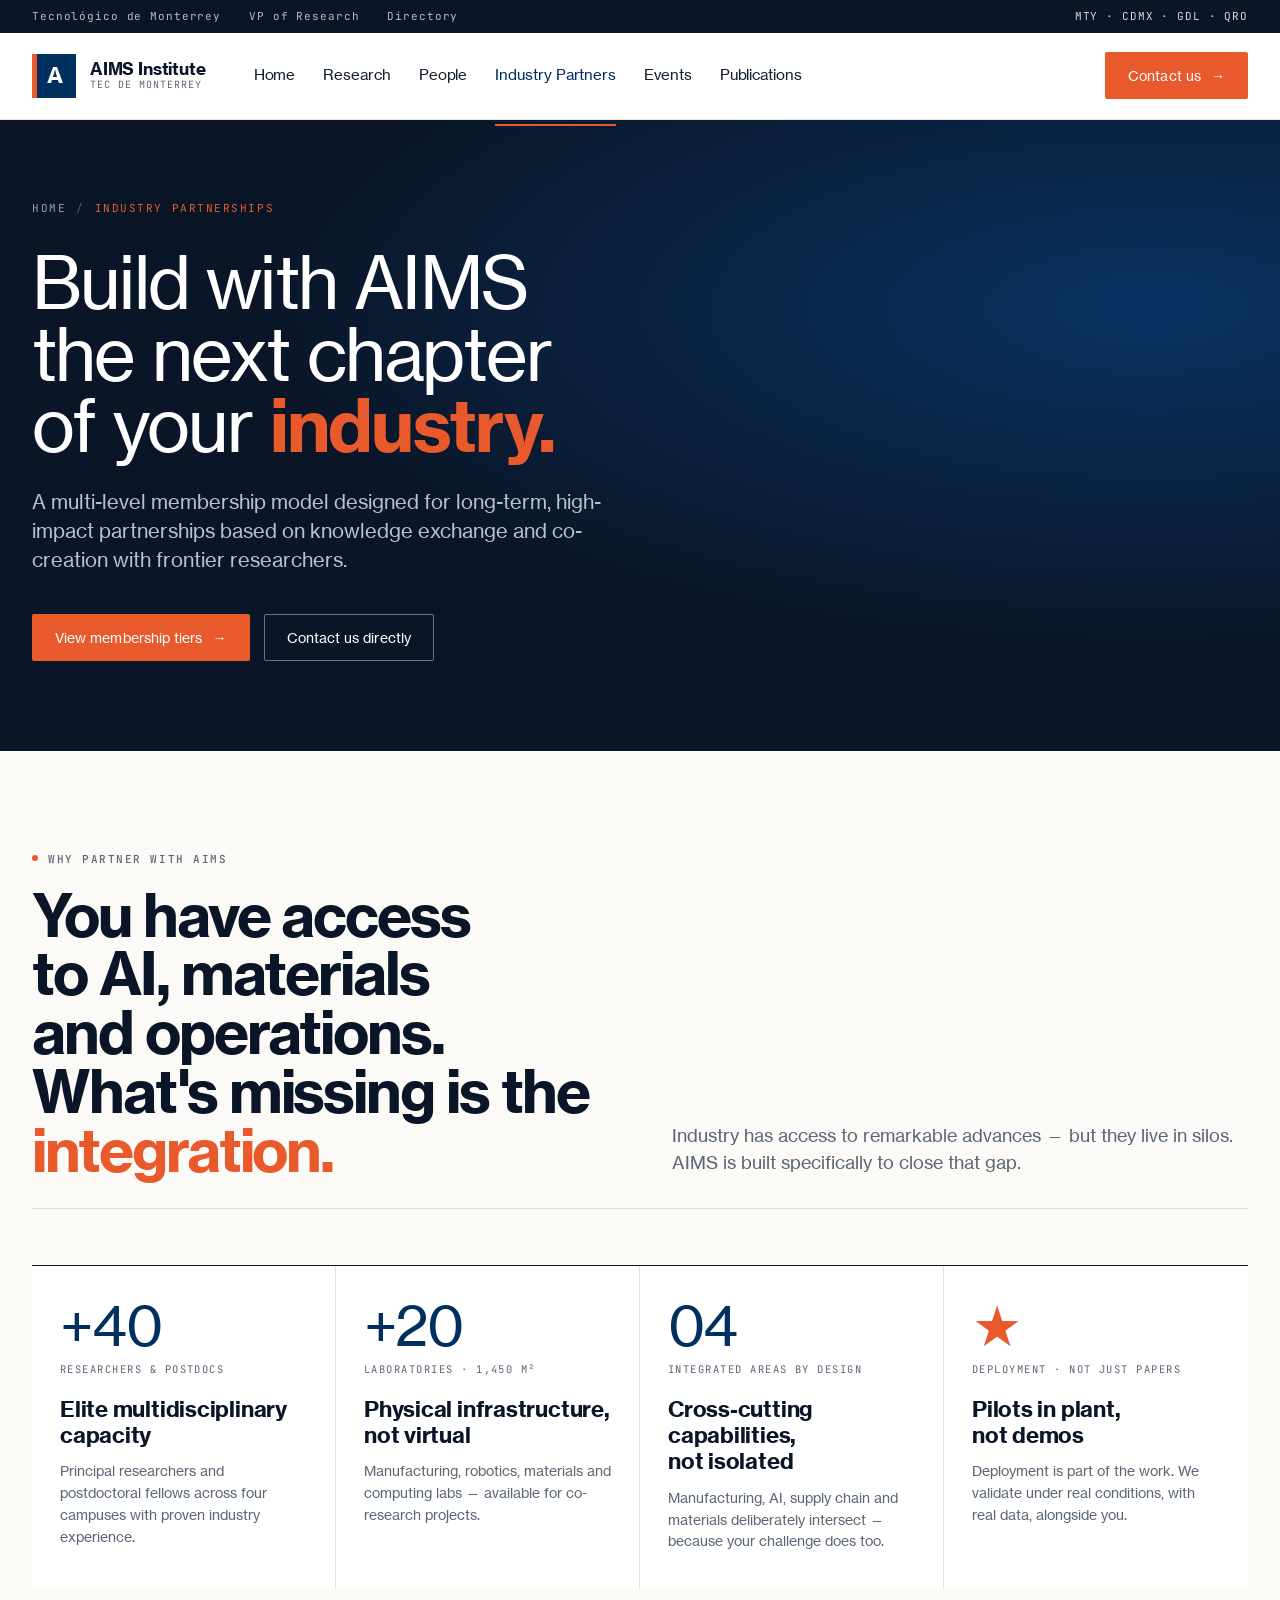
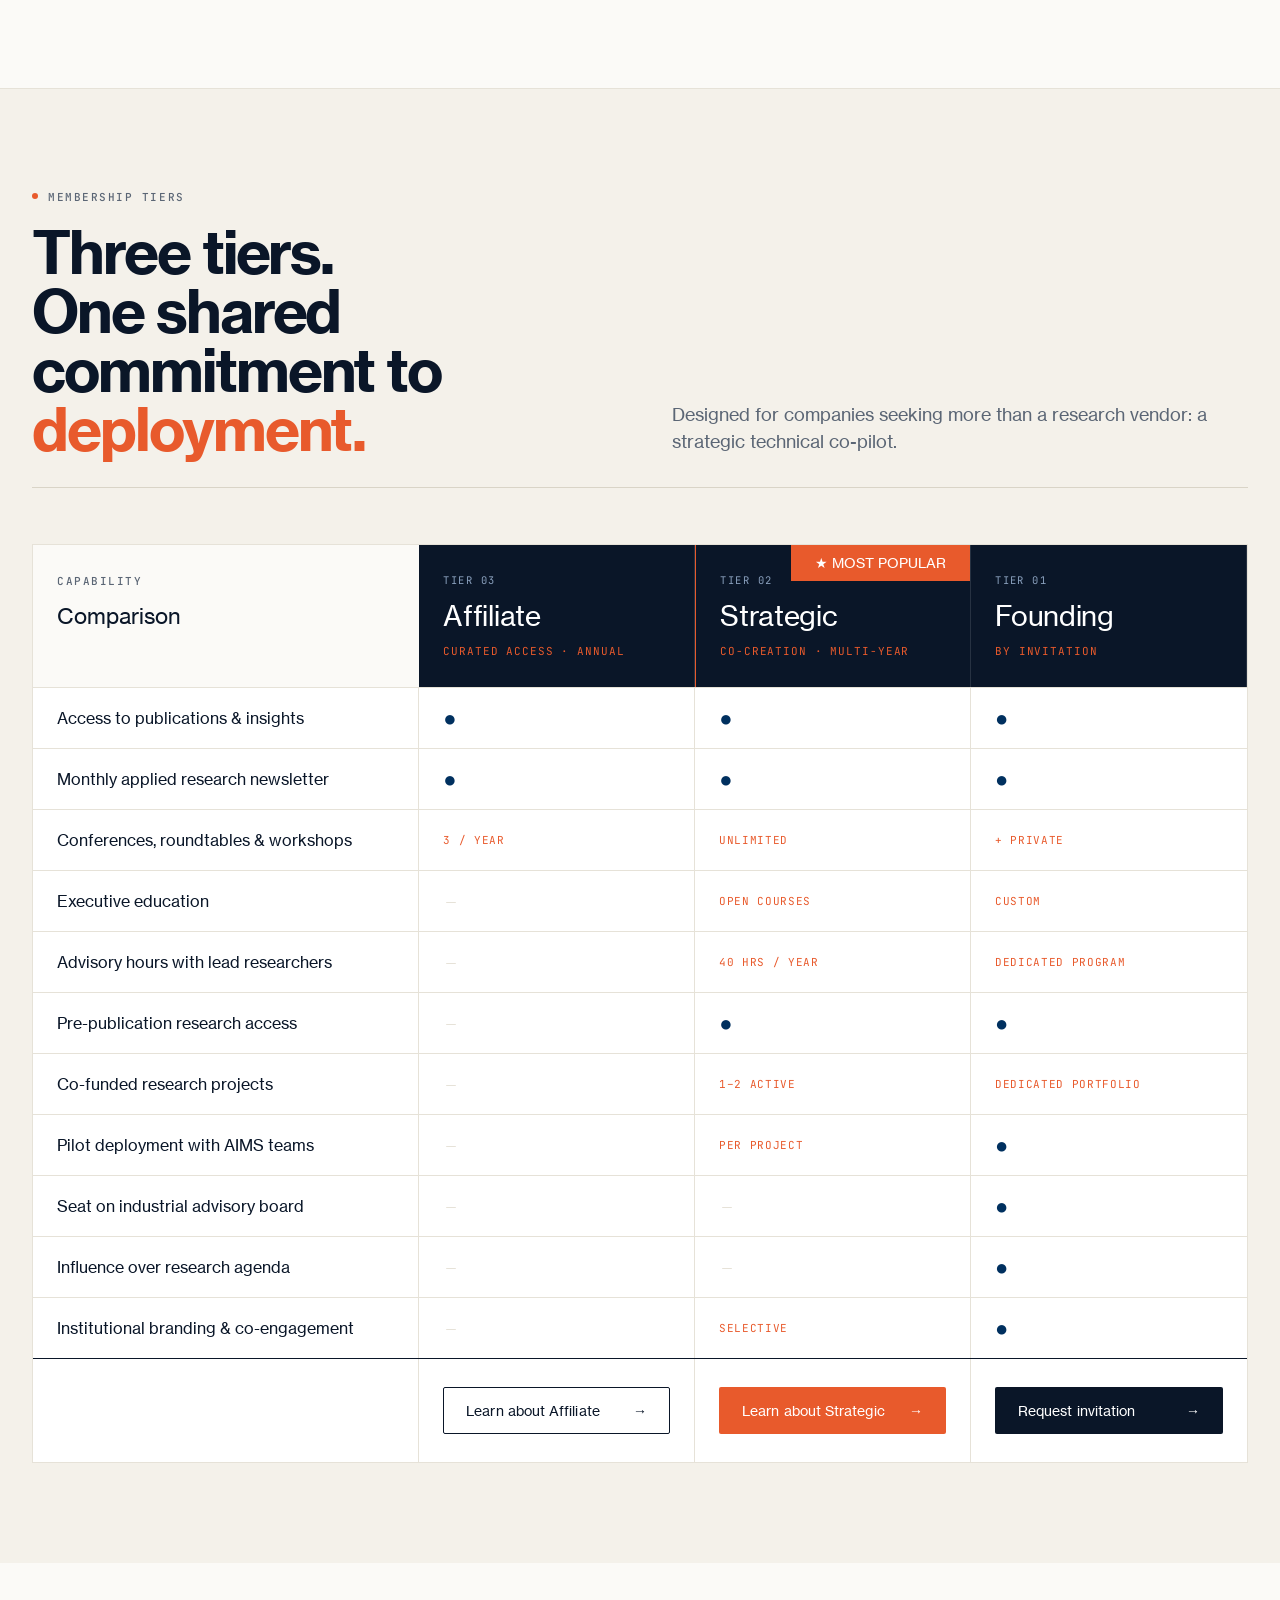
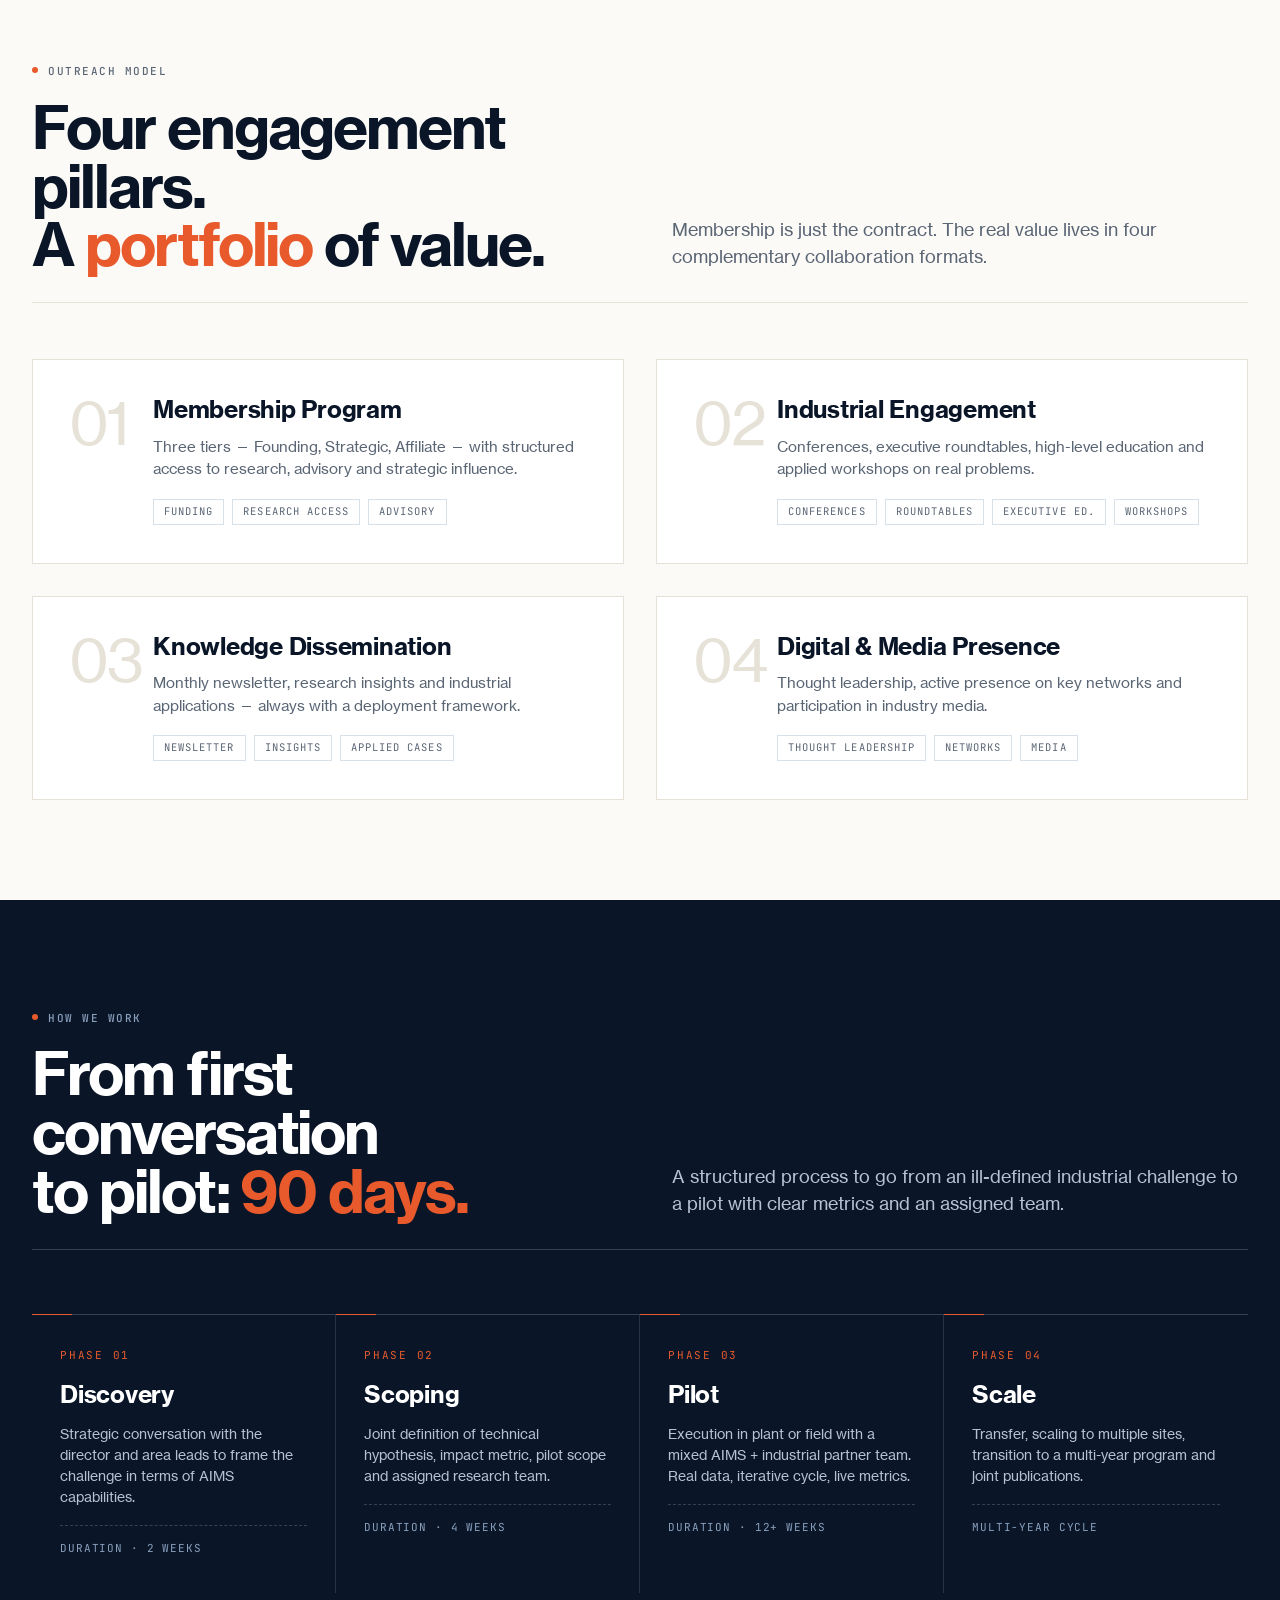
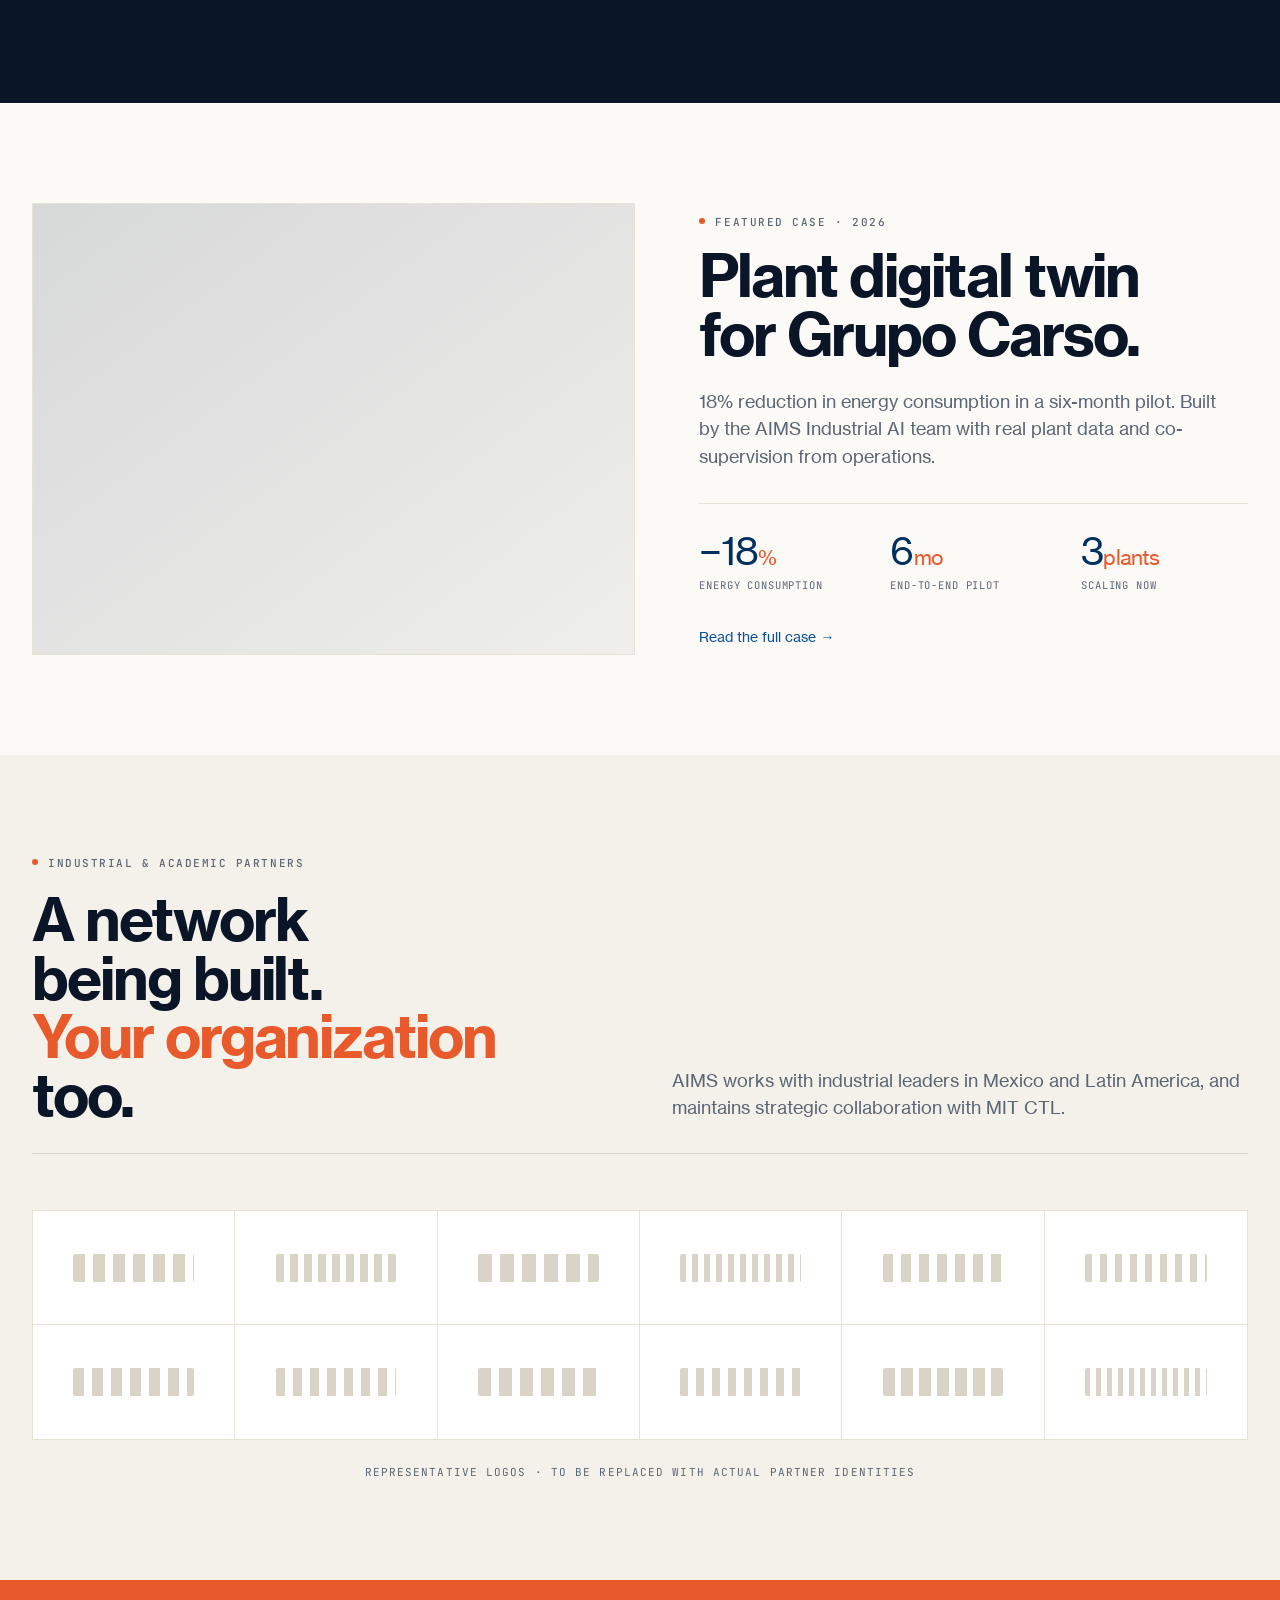
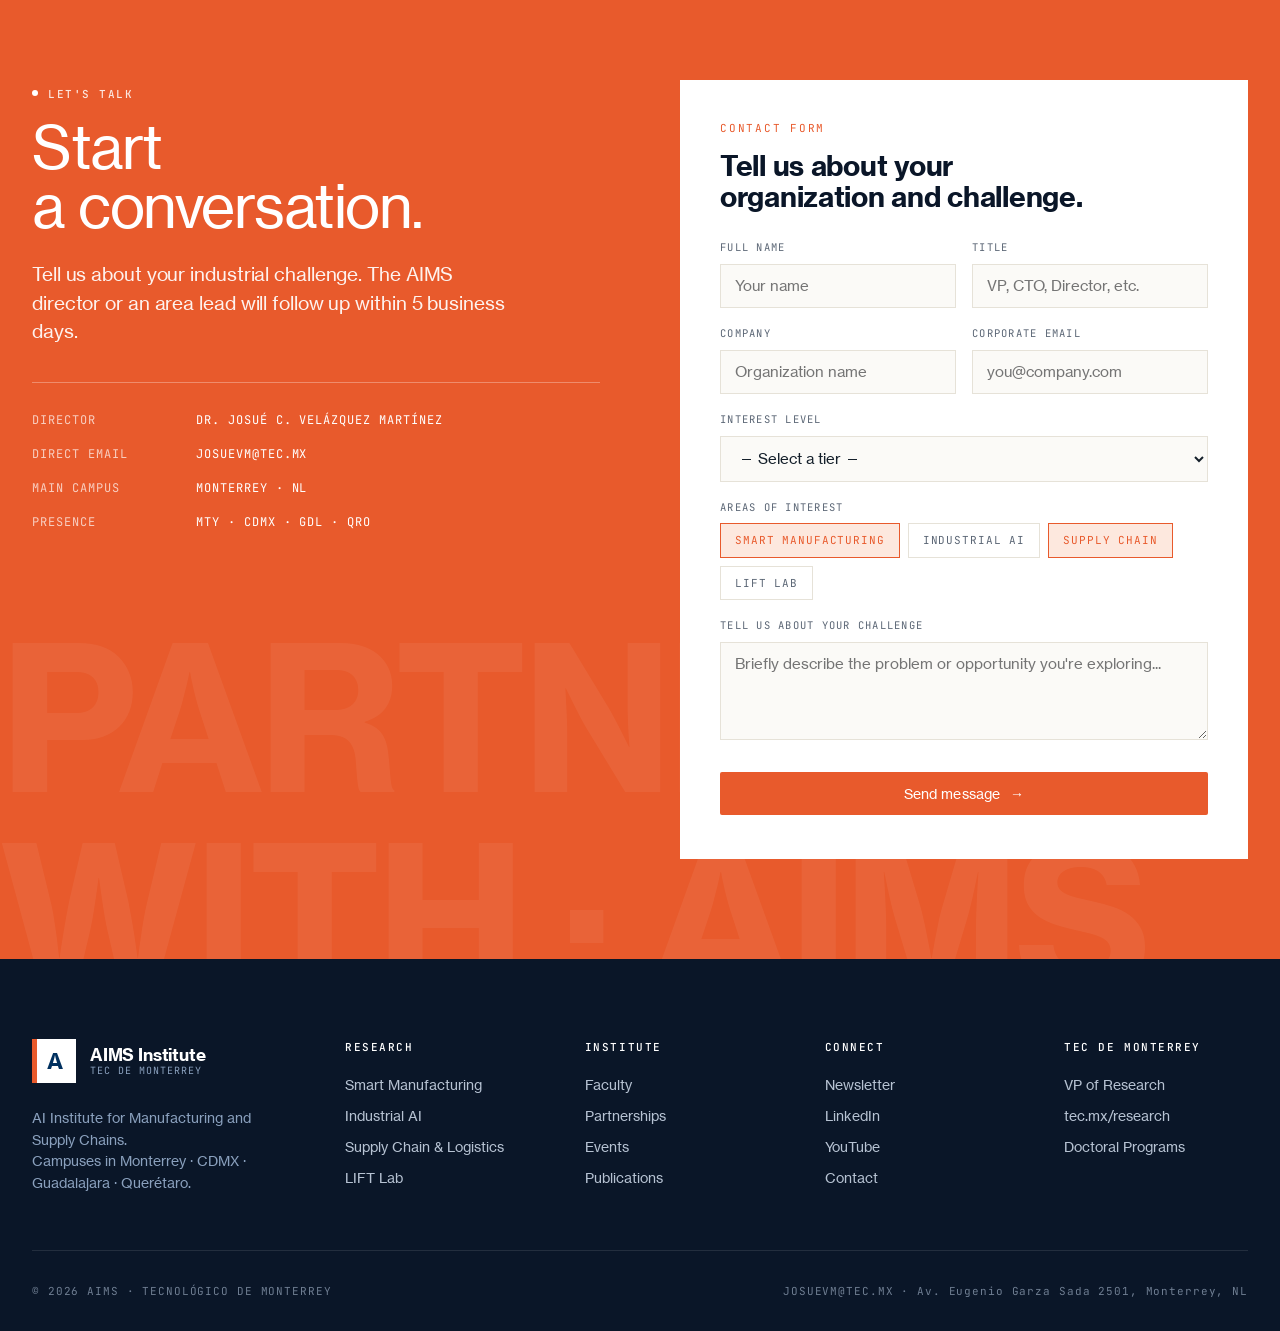
<file: alianzas.html>
<!DOCTYPE html>
<html lang="en">
<head>
<meta charset="UTF-8" />
<meta name="viewport" content="width=device-width, initial-scale=1.0" />
<title>Industry Partnerships · AIMS Institute · Tec de Monterrey</title>
<link rel="preconnect" href="https://fonts.googleapis.com">
<link rel="preconnect" href="https://fonts.gstatic.com" crossorigin>
<link href="https://fonts.googleapis.com/css2?family=JetBrains+Mono:wght@400;500&display=swap" rel="stylesheet">
<link rel="stylesheet" href="styles.css">
<link rel="stylesheet" href="partials.css">
<style>
  .pillars-row { background: var(--aims-paper); padding: 100px 0; border-bottom: 1px solid var(--aims-line); }
  .pillar-grid {
    display: grid;
    grid-template-columns: repeat(4, 1fr);
    gap: 0;
    margin-top: 56px;
    border-top: 1px solid var(--aims-ink);
  }
  .pillar-cell {
    border-right: 1px solid var(--aims-line);
    padding: 32px 28px 36px;
    background: #fff;
    min-height: 280px;
    display: flex;
    flex-direction: column;
  }
  .pillar-cell:last-child { border-right: 0; }
  .pillar-cell .num { font-family: var(--font-serif); font-size: 56px; line-height: 1; letter-spacing: -0.03em; color: var(--aims-deep); }
  .pillar-cell .num .accent { color: var(--aims-accent); }
  .pillar-cell .label { font-family: var(--font-mono); font-size: 10.5px; letter-spacing: 0.14em; text-transform: uppercase; color: var(--aims-text-muted); margin: 8px 0 18px; }
  .pillar-cell h3 { font-family: var(--font-serif); font-size: 22px; line-height: 1.2; letter-spacing: -0.01em; color: var(--aims-ink); margin: 0 0 12px; }
  .pillar-cell p { font-size: 14px; color: var(--aims-text-muted); line-height: 1.55; margin: 0; }

  .tiers-section { padding: 100px 0; background: var(--aims-bone); }
  .compare { margin-top: 56px; background: #fff; border: 1px solid var(--aims-line); overflow-x: auto; }
  .compare-row { display: grid; grid-template-columns: 1.4fr 1fr 1fr 1fr; border-top: 1px solid var(--aims-line); min-width: 600px; }
  .compare-row:first-child { border-top: 0; }
  .compare-row > div { padding: 18px 24px; border-right: 1px solid var(--aims-line); font-size: 14px; color: var(--aims-text); display: flex; align-items: center; }
  .compare-row > div:last-child { border-right: 0; }
  .compare-row > div:first-child { font-family: var(--font-serif); font-size: 16px; color: var(--aims-ink); }
  .compare-row.head > div { background: var(--aims-ink); color: #fff; padding: 28px 24px; border-right: 1px solid rgba(255,255,255,0.12); font-family: var(--font-sans); flex-direction: column; align-items: flex-start; gap: 6px; }
  .compare-row.head > div:first-child { background: var(--aims-paper); color: var(--aims-ink); }
  .compare-row.head .level { font-family: var(--font-mono); font-size: 10.5px; letter-spacing: 0.14em; color: #8aa0bd; }
  .compare-row.head .name { font-family: var(--font-serif); font-size: 28px; color: #fff; letter-spacing: -0.01em; }
  .compare-row.head .price { font-family: var(--font-mono); font-size: 11px; color: var(--aims-accent); letter-spacing: 0.08em; text-transform: uppercase; }
  .compare-row.head .featured-tag { background: var(--aims-accent); padding: 8px 24px; color: #fff; }
  .check-yes { font-family: var(--font-serif); font-size: 22px; color: var(--aims-deep); line-height: 1; }
  .check-no { color: var(--aims-line); font-size: 16px; }
  .check-text { font-family: var(--font-mono); font-size: 11px; letter-spacing: 0.06em; text-transform: uppercase; color: var(--aims-accent); }
  .compare-cta { display: grid; grid-template-columns: 1.4fr 1fr 1fr 1fr; border-top: 1px solid var(--aims-ink); min-width: 600px; }
  .compare-cta > div { padding: 28px 24px; border-right: 1px solid var(--aims-line); }
  .compare-cta > div:last-child { border-right: 0; }
  .compare-cta .btn { width: 100%; justify-content: space-between; }

  .modes { padding: 100px 0; background: var(--aims-paper); }
  .modes-grid { display: grid; grid-template-columns: 1fr 1fr; gap: 32px; margin-top: 48px; }
  .mode-card { background: #fff; border: 1px solid var(--aims-line); padding: 36px 36px 38px; display: grid; grid-template-columns: 60px 1fr; gap: 24px; }
  .mode-card .num-large { font-family: var(--font-serif); font-size: 60px; line-height: 0.9; color: var(--aims-line); letter-spacing: -0.03em; }
  .mode-card h3 { font-family: var(--font-serif); font-size: 24px; line-height: 1.15; letter-spacing: -0.01em; margin: 0 0 12px; color: var(--aims-ink); }
  .mode-card p { font-size: 14.5px; color: var(--aims-text-muted); line-height: 1.55; margin: 0 0 18px; }
  .mode-card .tag-row { display: flex; gap: 8px; flex-wrap: wrap; }

  .process { background: var(--aims-ink); color: #fff; padding: 110px 0; }
  .process h2 { color: #fff; }
  .process .steps { display: grid; grid-template-columns: repeat(4, 1fr); gap: 0; margin-top: 64px; border-top: 1px solid rgba(255,255,255,0.18); }
  .step-cell { padding: 32px 28px 36px; border-right: 1px solid rgba(255,255,255,0.12); position: relative; }
  .step-cell:last-child { border-right: 0; }
  .step-cell::before { content: ""; position: absolute; top: -1px; left: 0; width: 40px; height: 1px; background: var(--aims-accent); }
  .step-cell .num { font-family: var(--font-mono); font-size: 11px; letter-spacing: 0.16em; color: var(--aims-accent); }
  .step-cell h3 { font-family: var(--font-serif); font-size: 24px; line-height: 1.15; letter-spacing: -0.01em; color: #fff; margin: 18px 0 14px; }
  .step-cell p { font-size: 14px; color: #b6c2d2; line-height: 1.5; margin: 0; }
  .step-cell .duration { margin-top: 18px; padding-top: 14px; border-top: 1px dashed rgba(255,255,255,0.18); font-family: var(--font-mono); font-size: 11px; letter-spacing: 0.08em; color: #8aa0bd; }

  .partners-showcase { padding: 100px 0; background: var(--aims-bone); }
  .partner-logos { display: grid; grid-template-columns: repeat(6, 1fr); gap: 0; margin-top: 48px; border: 1px solid var(--aims-line); background: var(--aims-paper); }
  .partner-cell { aspect-ratio: 16/9; border-right: 1px solid var(--aims-line); border-bottom: 1px solid var(--aims-line); display: grid; place-items: center; background: #fff; }
  .partner-cell:nth-child(6n) { border-right: 0; }
  .partner-cell:nth-last-child(-n+6) { border-bottom: 0; }
  .partner-bar { height: 28px; width: 60%; border-radius: 2px; }

  .case-study { padding: 100px 0; background: var(--aims-paper); }
  .case-grid { display: grid; grid-template-columns: 1.1fr 1fr; gap: 64px; align-items: center; }
  .case-visual { aspect-ratio: 4/3; border: 1px solid var(--aims-line); position: relative; overflow: hidden; background-size: cover; background-position: center; }
  .case-visual-overlay { position: absolute; inset: 0; background: linear-gradient(to bottom right, rgba(10,22,40,0.15), rgba(10,22,40,0.05)); }

  .contact-section { background: var(--aims-accent); color: #fff; padding: 100px 0; position: relative; overflow: hidden; }
  .contact-section::before { content: "PARTNER · WITH · AIMS"; position: absolute; bottom: -60px; right: -20px; font-family: var(--font-display); font-weight: 700; font-size: 200px; color: rgba(255,255,255,0.06); letter-spacing: -0.03em; pointer-events: none; line-height: 1; }
  .contact-section .container { position: relative; }
  .contact-grid { display: grid; grid-template-columns: 1fr 1fr; gap: 80px; align-items: start; }
  .contact-section h2 { color: #fff; font-family: var(--font-serif); font-size: clamp(40px, 4.6vw, 64px); line-height: 1.0; letter-spacing: -0.025em; margin: 0 0 24px; font-weight: 400; }
  .contact-section .lead { font-family: var(--font-serif); color: rgba(255,255,255,0.92); font-size: 19px; line-height: 1.5; margin-bottom: 36px; max-width: 480px; }
  .contact-meta { display: grid; gap: 16px; padding-top: 28px; border-top: 1px solid rgba(255,255,255,0.3); }
  .contact-meta .row { display: grid; grid-template-columns: 140px 1fr; gap: 24px; font-family: var(--font-mono); font-size: 12px; letter-spacing: 0.08em; text-transform: uppercase; }
  .contact-meta .row .lbl { color: rgba(255,255,255,0.7); }
  .contact-meta .row .val { color: #fff; }
  .form-card { background: #fff; color: var(--aims-text); padding: 40px 40px 44px; }
  .form-card .form-eyebrow { font-family: var(--font-mono); font-size: 11px; letter-spacing: 0.16em; text-transform: uppercase; color: var(--aims-accent); margin-bottom: 14px; }
  .form-card h3 { font-family: var(--font-serif); font-size: 28px; line-height: 1.1; letter-spacing: -0.01em; margin: 0 0 28px; color: var(--aims-ink); }
  .field { margin-bottom: 18px; }
  .field label { display: block; font-family: var(--font-mono); font-size: 10.5px; letter-spacing: 0.12em; text-transform: uppercase; color: var(--aims-text-muted); margin-bottom: 8px; }
  .field input, .field select, .field textarea { width: 100%; padding: 12px 14px; border: 1px solid var(--aims-line); border-radius: 0; font-family: var(--font-sans); font-size: 14.5px; color: var(--aims-text); background: var(--aims-paper); outline: none; transition: border-color 0.2s ease; }
  .field input:focus, .field select:focus, .field textarea:focus { border-color: var(--aims-deep); background: #fff; }
  .field-row { display: grid; grid-template-columns: 1fr 1fr; gap: 16px; }
  .interest-chips { display: flex; gap: 8px; flex-wrap: wrap; }
  .chip { padding: 8px 14px; border: 1px solid var(--aims-line); font-family: var(--font-mono); font-size: 11px; letter-spacing: 0.08em; text-transform: uppercase; color: var(--aims-text-muted); cursor: pointer; background: #fff; transition: all 0.15s ease; }
  .chip:hover, .chip.active { border-color: var(--aims-accent); color: var(--aims-accent); background: var(--aims-accent-soft); }

  /* Mobile */
  @media (max-width: 1024px) {
    .pillars-row { padding: 64px 0; }
    .pillar-grid { grid-template-columns: repeat(2, 1fr); }
    .pillar-cell:nth-child(2) { border-right: 0; }
    .modes { padding: 64px 0; }
    .modes-grid { grid-template-columns: 1fr; }
    .process { padding: 72px 0; }
    .process .steps { grid-template-columns: repeat(2, 1fr); }
    .step-cell:nth-child(2) { border-right: 0; }
    .step-cell:nth-child(3) { border-top: 1px solid rgba(255,255,255,0.18); }
    .partners-showcase { padding: 64px 0; }
    .partner-logos { grid-template-columns: repeat(4, 1fr); }
    .partner-cell:nth-child(4n) { border-right: 0; }
    .case-study { padding: 64px 0; }
    .case-grid { grid-template-columns: 1fr; gap: 36px; }
    .contact-section { padding: 72px 0; }
    .contact-grid { grid-template-columns: 1fr; gap: 48px; }
  }
  @media (max-width: 768px) {
    .tiers-section { padding: 60px 0; }
    .pillar-grid { grid-template-columns: 1fr; border-top: none; }
    .pillar-cell { border-right: 0; border-top: 1px solid var(--aims-line); min-height: auto; }
    .process .steps { grid-template-columns: 1fr; }
    .step-cell { border-right: 0; border-bottom: 1px solid rgba(255,255,255,0.12); }
    .step-cell:last-child { border-bottom: 0; }
    .partner-logos { grid-template-columns: repeat(3, 1fr); }
    .partner-cell:nth-child(3n) { border-right: 0; }
    .field-row { grid-template-columns: 1fr; }
    .contact-meta .row { grid-template-columns: 100px 1fr; }
    .mode-card { grid-template-columns: 1fr; gap: 12px; }
    .mode-card .num-large { font-size: 40px; }
  }
</style>
</head>
<body>

<!-- TOP BAR -->
<div class="topbar">
  <div class="container">
    <div class="topbar-links">
      <a href="#">Tecnológico de Monterrey</a>
      <a href="#">VP of Research</a>
      <a href="#">Directory</a>
    </div>
    <div class="topbar-meta">
      <span>MTY · CDMX · GDL · QRO</span>
    </div>
  </div>
</div>

<!-- HEADER -->
<header class="header">
  <div class="container">
    <a href="index.html" class="brand">
      <div class="brand-mark"><span>A</span></div>
      <div class="brand-text">
        <span class="name">AIMS Institute</span>
        <span class="sub">Tec de Monterrey</span>
      </div>
    </a>
    <nav class="nav" id="mainNav">
      <a href="index.html">Home</a>
      <a href="investigacion.html">Research</a>
      <a href="personas.html">People</a>
      <a href="alianzas.html" class="active">Industry Partners</a>
      <a href="events.html">Events</a>
      <a href="publications.html">Publications</a>
      <a href="#contact" class="btn btn-primary nav-mobile-cta">Contact us <span class="arrow">→</span></a>
    </nav>
    <div class="nav-cta">
      <a href="#contact" class="btn btn-primary">Contact us <span class="arrow">→</span></a>
    </div>
    <button class="nav-toggle" id="navToggle" aria-label="Toggle navigation">
      <span></span><span></span><span></span>
    </button>
  </div>
</header>

<!-- PAGE HERO -->
<section class="page-hero" data-screen-label="01 Hero Partnerships">
  <div class="container">
    <div class="breadcrumb">
      <a href="index.html">Home</a>
      <span class="sep">/</span>
      <span class="current">Industry Partnerships</span>
    </div>
    <h1>Build with AIMS<br>the next chapter<br>of your <span class="italic" style="color: var(--aims-accent);">industry.</span></h1>
    <p>A multi-level membership model designed for long-term, high-impact partnerships based on knowledge exchange and co-creation with frontier researchers.</p>
    <div style="display: flex; gap: 14px; margin-top: 40px; flex-wrap: wrap;">
      <a href="#tiers" class="btn btn-primary">View membership tiers <span class="arrow">→</span></a>
      <a href="#contact" class="btn btn-ghost-light">Contact us directly</a>
    </div>
  </div>
</section>

<!-- WHY AIMS -->
<section class="pillars-row" data-screen-label="02 Why AIMS">
  <div class="container">
    <div class="section-head">
      <div class="left">
        <span class="eyebrow"><span class="dot"></span>Why partner with AIMS</span>
        <h2 class="h1">You have access to AI, materials and operations.<br>What's missing is the <span class="italic" style="color: var(--aims-accent);">integration.</span></h2>
      </div>
      <div class="right">
        <p style="font-family: var(--font-serif); font-size: 18px; line-height: 1.5; color: var(--aims-text-muted); margin: 0;">
          Industry has access to remarkable advances — but they live in silos. AIMS is built specifically to close that gap.
        </p>
      </div>
    </div>
    <div class="pillar-grid">
      <div class="pillar-cell">
        <div class="num">+40</div>
        <div class="label">Researchers &amp; Postdocs</div>
        <h3>Elite multidisciplinary capacity</h3>
        <p>Principal researchers and postdoctoral fellows across four campuses with proven industry experience.</p>
      </div>
      <div class="pillar-cell">
        <div class="num">+20</div>
        <div class="label">Laboratories · 1,450 m²</div>
        <h3>Physical infrastructure, not virtual</h3>
        <p>Manufacturing, robotics, materials and computing labs — available for co-research projects.</p>
      </div>
      <div class="pillar-cell">
        <div class="num">04</div>
        <div class="label">Integrated areas by design</div>
        <h3>Cross-cutting capabilities, not isolated</h3>
        <p>Manufacturing, AI, supply chain and materials deliberately intersect — because your challenge does too.</p>
      </div>
      <div class="pillar-cell">
        <div class="num"><span class="accent">★</span></div>
        <div class="label">Deployment · Not just papers</div>
        <h3>Pilots in plant, not demos</h3>
        <p>Deployment is part of the work. We validate under real conditions, with real data, alongside you.</p>
      </div>
    </div>
  </div>
</section>

<!-- TIERS COMPARE -->
<section class="tiers-section" id="tiers" data-screen-label="03 Tiers">
  <div class="container">
    <div class="section-head" style="border-bottom-color: var(--aims-stone);">
      <div class="left">
        <span class="eyebrow"><span class="dot"></span>Membership tiers</span>
        <h2 class="h1">Three tiers. One shared<br>commitment to <span class="italic" style="color: var(--aims-accent);">deployment.</span></h2>
      </div>
      <div class="right">
        <p style="font-family: var(--font-serif); font-size: 18px; line-height: 1.5; color: var(--aims-text-muted); margin: 0;">
          Designed for companies seeking more than a research vendor: a strategic technical co-pilot.
        </p>
      </div>
    </div>

    <div class="compare">
      <div class="compare-row head">
        <div>
          <span class="eyebrow" style="margin-bottom: 4px;">CAPABILITY</span>
          <span style="font-family: var(--font-serif); font-size: 22px; color: var(--aims-ink);">Comparison</span>
        </div>
        <div>
          <span class="level">TIER 03</span>
          <span class="name">Affiliate</span>
          <span class="price">CURATED ACCESS · ANNUAL</span>
        </div>
        <div style="border-left: 1px solid var(--aims-accent); position: relative;">
          <span class="featured-tag" style="position: absolute; top: -1px; right: 0;">★ MOST POPULAR</span>
          <span class="level">TIER 02</span>
          <span class="name">Strategic</span>
          <span class="price">CO-CREATION · MULTI-YEAR</span>
        </div>
        <div>
          <span class="level">TIER 01</span>
          <span class="name">Founding</span>
          <span class="price">BY INVITATION</span>
        </div>
      </div>
      <div class="compare-row"><div>Access to publications &amp; insights</div><div><span class="check-yes">●</span></div><div><span class="check-yes">●</span></div><div><span class="check-yes">●</span></div></div>
      <div class="compare-row"><div>Monthly applied research newsletter</div><div><span class="check-yes">●</span></div><div><span class="check-yes">●</span></div><div><span class="check-yes">●</span></div></div>
      <div class="compare-row"><div>Conferences, roundtables &amp; workshops</div><div><span class="check-text">3 / year</span></div><div><span class="check-text">Unlimited</span></div><div><span class="check-text">+ Private</span></div></div>
      <div class="compare-row"><div>Executive education</div><div><span class="check-no">—</span></div><div><span class="check-text">Open courses</span></div><div><span class="check-text">Custom</span></div></div>
      <div class="compare-row"><div>Advisory hours with lead researchers</div><div><span class="check-no">—</span></div><div><span class="check-text">40 hrs / year</span></div><div><span class="check-text">Dedicated program</span></div></div>
      <div class="compare-row"><div>Pre-publication research access</div><div><span class="check-no">—</span></div><div><span class="check-yes">●</span></div><div><span class="check-yes">●</span></div></div>
      <div class="compare-row"><div>Co-funded research projects</div><div><span class="check-no">—</span></div><div><span class="check-text">1–2 active</span></div><div><span class="check-text">Dedicated portfolio</span></div></div>
      <div class="compare-row"><div>Pilot deployment with AIMS teams</div><div><span class="check-no">—</span></div><div><span class="check-text">Per project</span></div><div><span class="check-yes">●</span></div></div>
      <div class="compare-row"><div>Seat on industrial advisory board</div><div><span class="check-no">—</span></div><div><span class="check-no">—</span></div><div><span class="check-yes">●</span></div></div>
      <div class="compare-row"><div>Influence over research agenda</div><div><span class="check-no">—</span></div><div><span class="check-no">—</span></div><div><span class="check-yes">●</span></div></div>
      <div class="compare-row"><div>Institutional branding &amp; co-engagement</div><div><span class="check-no">—</span></div><div><span class="check-text">Selective</span></div><div><span class="check-yes">●</span></div></div>
      <div class="compare-cta">
        <div></div>
        <div><a href="#contact" class="btn btn-ghost">Learn about Affiliate <span class="arrow">→</span></a></div>
        <div><a href="#contact" class="btn btn-primary">Learn about Strategic <span class="arrow">→</span></a></div>
        <div><a href="#contact" class="btn btn-dark">Request invitation <span class="arrow">→</span></a></div>
      </div>
    </div>
  </div>
</section>

<!-- ENGAGEMENT MODES -->
<section class="modes" data-screen-label="04 Formats">
  <div class="container">
    <div class="section-head">
      <div class="left">
        <span class="eyebrow"><span class="dot"></span>Outreach model</span>
        <h2 class="h1">Four engagement pillars.<br>A <span class="italic" style="color: var(--aims-accent);">portfolio</span> of value.</h2>
      </div>
      <div class="right">
        <p style="font-family: var(--font-serif); font-size: 18px; line-height: 1.5; color: var(--aims-text-muted); margin: 0;">
          Membership is just the contract. The real value lives in four complementary collaboration formats.
        </p>
      </div>
    </div>
    <div class="modes-grid">
      <article class="mode-card">
        <div class="num-large">01</div>
        <div>
          <h3>Membership Program</h3>
          <p>Three tiers — Founding, Strategic, Affiliate — with structured access to research, advisory and strategic influence.</p>
          <div class="tag-row"><span class="tag">Funding</span><span class="tag">Research access</span><span class="tag">Advisory</span></div>
        </div>
      </article>
      <article class="mode-card">
        <div class="num-large">02</div>
        <div>
          <h3>Industrial Engagement</h3>
          <p>Conferences, executive roundtables, high-level education and applied workshops on real problems.</p>
          <div class="tag-row"><span class="tag">Conferences</span><span class="tag">Roundtables</span><span class="tag">Executive Ed.</span><span class="tag">Workshops</span></div>
        </div>
      </article>
      <article class="mode-card">
        <div class="num-large">03</div>
        <div>
          <h3>Knowledge Dissemination</h3>
          <p>Monthly newsletter, research insights and industrial applications — always with a deployment framework.</p>
          <div class="tag-row"><span class="tag">Newsletter</span><span class="tag">Insights</span><span class="tag">Applied cases</span></div>
        </div>
      </article>
      <article class="mode-card">
        <div class="num-large">04</div>
        <div>
          <h3>Digital &amp; Media Presence</h3>
          <p>Thought leadership, active presence on key networks and participation in industry media.</p>
          <div class="tag-row"><span class="tag">Thought leadership</span><span class="tag">Networks</span><span class="tag">Media</span></div>
        </div>
      </article>
    </div>
  </div>
</section>

<!-- PROCESS -->
<section class="process" data-screen-label="05 Process">
  <div class="container">
    <div class="section-head" style="border-bottom-color: rgba(255,255,255,0.18);">
      <div class="left">
        <span class="eyebrow" style="color: #8aa0bd;"><span class="dot"></span>How we work</span>
        <h2 class="h1" style="color: #fff;">From first conversation<br>to pilot: <span class="italic" style="color: var(--aims-accent);">90 days.</span></h2>
      </div>
      <div class="right">
        <p style="font-family: var(--font-serif); font-size: 18px; line-height: 1.5; color: #b6c2d2; margin: 0;">
          A structured process to go from an ill-defined industrial challenge to a pilot with clear metrics and an assigned team.
        </p>
      </div>
    </div>
    <div class="steps">
      <div class="step-cell">
        <div class="num">PHASE 01</div>
        <h3>Discovery</h3>
        <p>Strategic conversation with the director and area leads to frame the challenge in terms of AIMS capabilities.</p>
        <div class="duration">DURATION · 2 WEEKS</div>
      </div>
      <div class="step-cell">
        <div class="num">PHASE 02</div>
        <h3>Scoping</h3>
        <p>Joint definition of technical hypothesis, impact metric, pilot scope and assigned research team.</p>
        <div class="duration">DURATION · 4 WEEKS</div>
      </div>
      <div class="step-cell">
        <div class="num">PHASE 03</div>
        <h3>Pilot</h3>
        <p>Execution in plant or field with a mixed AIMS + industrial partner team. Real data, iterative cycle, live metrics.</p>
        <div class="duration">DURATION · 12+ WEEKS</div>
      </div>
      <div class="step-cell">
        <div class="num">PHASE 04</div>
        <h3>Scale</h3>
        <p>Transfer, scaling to multiple sites, transition to a multi-year program and joint publications.</p>
        <div class="duration">MULTI-YEAR CYCLE</div>
      </div>
    </div>
  </div>
</section>

<!-- CASE STUDY -->
<section class="case-study" data-screen-label="06 Case study">
  <div class="container">
    <div class="case-grid">
      <div class="case-visual" style="background-image: url('https://images.unsplash.com/photo-1504711434969-e33886168f5c?auto=format&fit=crop&w=900&q=80');">
        <div class="case-visual-overlay"></div>
      </div>
      <div>
        <span class="eyebrow"><span class="dot"></span>Featured case · 2026</span>
        <h2 class="h1" style="margin-top: 14px;">Plant digital twin<br>for Grupo Carso.</h2>
        <p style="font-family: var(--font-serif); font-size: 18px; line-height: 1.55; color: var(--aims-text-muted); margin: 24px 0 32px; max-width: 520px;">
          18% reduction in energy consumption in a six-month pilot. Built by the AIMS Industrial AI team with real plant data and co-supervision from operations.
        </p>
        <div style="display: grid; grid-template-columns: 1fr 1fr 1fr; gap: 24px; padding-top: 28px; border-top: 1px solid var(--aims-line);">
          <div>
            <div style="font-family: var(--font-serif); font-size: 38px; color: var(--aims-deep); letter-spacing: -0.02em; line-height: 1;">−18<span style="color: var(--aims-accent); font-size: 0.55em;">%</span></div>
            <div style="font-family: var(--font-mono); font-size: 10.5px; letter-spacing: 0.08em; text-transform: uppercase; color: var(--aims-text-muted); margin-top: 8px;">Energy consumption</div>
          </div>
          <div>
            <div style="font-family: var(--font-serif); font-size: 38px; color: var(--aims-deep); letter-spacing: -0.02em; line-height: 1;">6<span style="color: var(--aims-accent); font-size: 0.55em;">mo</span></div>
            <div style="font-family: var(--font-mono); font-size: 10.5px; letter-spacing: 0.08em; text-transform: uppercase; color: var(--aims-text-muted); margin-top: 8px;">End-to-end pilot</div>
          </div>
          <div>
            <div style="font-family: var(--font-serif); font-size: 38px; color: var(--aims-deep); letter-spacing: -0.02em; line-height: 1;">3<span style="color: var(--aims-accent); font-size: 0.55em;">plants</span></div>
            <div style="font-family: var(--font-mono); font-size: 10.5px; letter-spacing: 0.08em; text-transform: uppercase; color: var(--aims-text-muted); margin-top: 8px;">Scaling now</div>
          </div>
        </div>
        <a href="#" class="link-arrow" style="margin-top: 32px;">Read the full case →</a>
      </div>
    </div>
  </div>
</section>

<!-- PARTNERS -->
<section class="partners-showcase" data-screen-label="07 Partners">
  <div class="container">
    <div class="section-head" style="border-bottom-color: var(--aims-stone);">
      <div class="left">
        <span class="eyebrow"><span class="dot"></span>Industrial &amp; academic partners</span>
        <h2 class="h1">A network being built.<br><span class="italic" style="color: var(--aims-accent);">Your organization</span> too.</h2>
      </div>
      <div class="right">
        <p style="font-family: var(--font-serif); font-size: 18px; line-height: 1.5; color: var(--aims-text-muted); margin: 0;">
          AIMS works with industrial leaders in Mexico and Latin America, and maintains strategic collaboration with MIT CTL.
        </p>
      </div>
    </div>
    <div class="partner-logos">
      <div class="partner-cell"><div class="partner-bar" style="background: repeating-linear-gradient(90deg, var(--aims-stone) 0 12px, transparent 12px 20px);"></div></div>
      <div class="partner-cell"><div class="partner-bar" style="background: repeating-linear-gradient(90deg, var(--aims-stone) 0 8px, transparent 8px 14px);"></div></div>
      <div class="partner-cell"><div class="partner-bar" style="background: repeating-linear-gradient(90deg, var(--aims-stone) 0 14px, transparent 14px 22px);"></div></div>
      <div class="partner-cell"><div class="partner-bar" style="background: repeating-linear-gradient(90deg, var(--aims-stone) 0 6px, transparent 6px 12px);"></div></div>
      <div class="partner-cell"><div class="partner-bar" style="background: repeating-linear-gradient(90deg, var(--aims-stone) 0 10px, transparent 10px 18px);"></div></div>
      <div class="partner-cell"><div class="partner-bar" style="background: repeating-linear-gradient(90deg, var(--aims-stone) 0 7px, transparent 7px 15px);"></div></div>
      <div class="partner-cell"><div class="partner-bar" style="background: repeating-linear-gradient(90deg, var(--aims-stone) 0 11px, transparent 11px 19px);"></div></div>
      <div class="partner-cell"><div class="partner-bar" style="background: repeating-linear-gradient(90deg, var(--aims-stone) 0 9px, transparent 9px 17px);"></div></div>
      <div class="partner-cell"><div class="partner-bar" style="background: repeating-linear-gradient(90deg, var(--aims-stone) 0 13px, transparent 13px 21px);"></div></div>
      <div class="partner-cell"><div class="partner-bar" style="background: repeating-linear-gradient(90deg, var(--aims-stone) 0 8px, transparent 8px 16px);"></div></div>
      <div class="partner-cell"><div class="partner-bar" style="background: repeating-linear-gradient(90deg, var(--aims-stone) 0 12px, transparent 12px 18px);"></div></div>
      <div class="partner-cell"><div class="partner-bar" style="background: repeating-linear-gradient(90deg, var(--aims-stone) 0 5px, transparent 5px 11px);"></div></div>
    </div>
    <div style="margin-top: 24px; font-family: var(--font-mono); font-size: 11px; letter-spacing: 0.1em; text-transform: uppercase; color: var(--aims-text-muted); text-align: center;">
      REPRESENTATIVE LOGOS · TO BE REPLACED WITH ACTUAL PARTNER IDENTITIES
    </div>
  </div>
</section>

<!-- CONTACT FORM -->
<section class="contact-section" id="contact" data-screen-label="08 Contact">
  <div class="container">
    <div class="contact-grid">
      <div>
        <span class="eyebrow" style="color: rgba(255,255,255,0.85);"><span class="dot" style="background: #fff;"></span>Let's talk</span>
        <h2 style="margin-top: 14px;">Start<br>a conversation.</h2>
        <p class="lead">
          Tell us about your industrial challenge. The AIMS director or an area lead will follow up within 5 business days.
        </p>
        <div class="contact-meta">
          <div class="row"><span class="lbl">Director</span><span class="val">Dr. Josué C. Velázquez Martínez</span></div>
          <div class="row"><span class="lbl">Direct email</span><span class="val">josuevm@tec.mx</span></div>
          <div class="row"><span class="lbl">Main campus</span><span class="val">Monterrey · NL</span></div>
          <div class="row"><span class="lbl">Presence</span><span class="val">MTY · CDMX · GDL · QRO</span></div>
        </div>
      </div>
      <div class="form-card">
        <div class="form-eyebrow">Contact form</div>
        <h3>Tell us about your organization and challenge.</h3>
        <div class="field-row">
          <div class="field"><label>Full name</label><input type="text" placeholder="Your name" /></div>
          <div class="field"><label>Title</label><input type="text" placeholder="VP, CTO, Director, etc." /></div>
        </div>
        <div class="field-row">
          <div class="field"><label>Company</label><input type="text" placeholder="Organization name" /></div>
          <div class="field"><label>Corporate email</label><input type="email" placeholder="you@company.com" /></div>
        </div>
        <div class="field">
          <label>Interest level</label>
          <select>
            <option>— Select a tier —</option>
            <option>Affiliate · Curated access</option>
            <option>Strategic · Co-creation</option>
            <option>Founding · By invitation</option>
            <option>Not sure yet</option>
          </select>
        </div>
        <div class="field">
          <label>Areas of interest</label>
          <div class="interest-chips">
            <span class="chip active">Smart Manufacturing</span>
            <span class="chip">Industrial AI</span>
            <span class="chip active">Supply Chain</span>
            <span class="chip">LIFT Lab</span>
          </div>
        </div>
        <div class="field"><label>Tell us about your challenge</label><textarea rows="4" placeholder="Briefly describe the problem or opportunity you're exploring..."></textarea></div>
        <button class="btn btn-primary" style="width: 100%; justify-content: center; margin-top: 8px;">Send message <span class="arrow">→</span></button>
      </div>
    </div>
  </div>
</section>

<!-- FOOTER -->
<footer class="footer">
  <div class="container">
    <div class="footer-grid">
      <div>
        <div class="brand" style="margin-bottom: 24px;">
          <div class="brand-mark"><span>A</span></div>
          <div class="brand-text">
            <span class="name">AIMS Institute</span>
            <span class="sub">Tec de Monterrey</span>
          </div>
        </div>
        <p style="font-size: 14px; line-height: 1.55; color: #8aa0bd; max-width: 320px; margin: 0;">
          AI Institute for Manufacturing and Supply Chains.<br>
          Campuses in Monterrey · CDMX · Guadalajara · Querétaro.
        </p>
      </div>
      <div><h4>Research</h4><ul><li><a href="#">Smart Manufacturing</a></li><li><a href="#">Industrial AI</a></li><li><a href="#">Supply Chain &amp; Logistics</a></li><li><a href="#">LIFT Lab</a></li></ul></div>
      <div><h4>Institute</h4><ul><li><a href="personas.html">Faculty</a></li><li><a href="alianzas.html">Partnerships</a></li><li><a href="events.html">Events</a></li><li><a href="publications.html">Publications</a></li></ul></div>
      <div><h4>Connect</h4><ul><li><a href="#">Newsletter</a></li><li><a href="#">LinkedIn</a></li><li><a href="#">YouTube</a></li><li><a href="#">Contact</a></li></ul></div>
      <div><h4>Tec de Monterrey</h4><ul><li><a href="#">VP of Research</a></li><li><a href="#">tec.mx/research</a></li><li><a href="#">Doctoral Programs</a></li></ul></div>
    </div>
    <div class="footer-bottom">
      <span>© 2026 AIMS · TECNOLÓGICO DE MONTERREY</span>
      <span>JOSUEVM@TEC.MX  ·  Av. Eugenio Garza Sada 2501, Monterrey, NL</span>
    </div>
  </div>
</footer>

<script>
const toggle = document.getElementById('navToggle');
const nav = document.getElementById('mainNav');
if (toggle && nav) {
  toggle.addEventListener('click', () => {
    nav.classList.toggle('open');
    toggle.classList.toggle('open');
    document.body.style.overflow = nav.classList.contains('open') ? 'hidden' : '';
  });
  nav.querySelectorAll('a').forEach(link => {
    link.addEventListener('click', () => {
      nav.classList.remove('open');
      toggle.classList.remove('open');
      document.body.style.overflow = '';
    });
  });
}
</script>
</body>
</html>
</file>
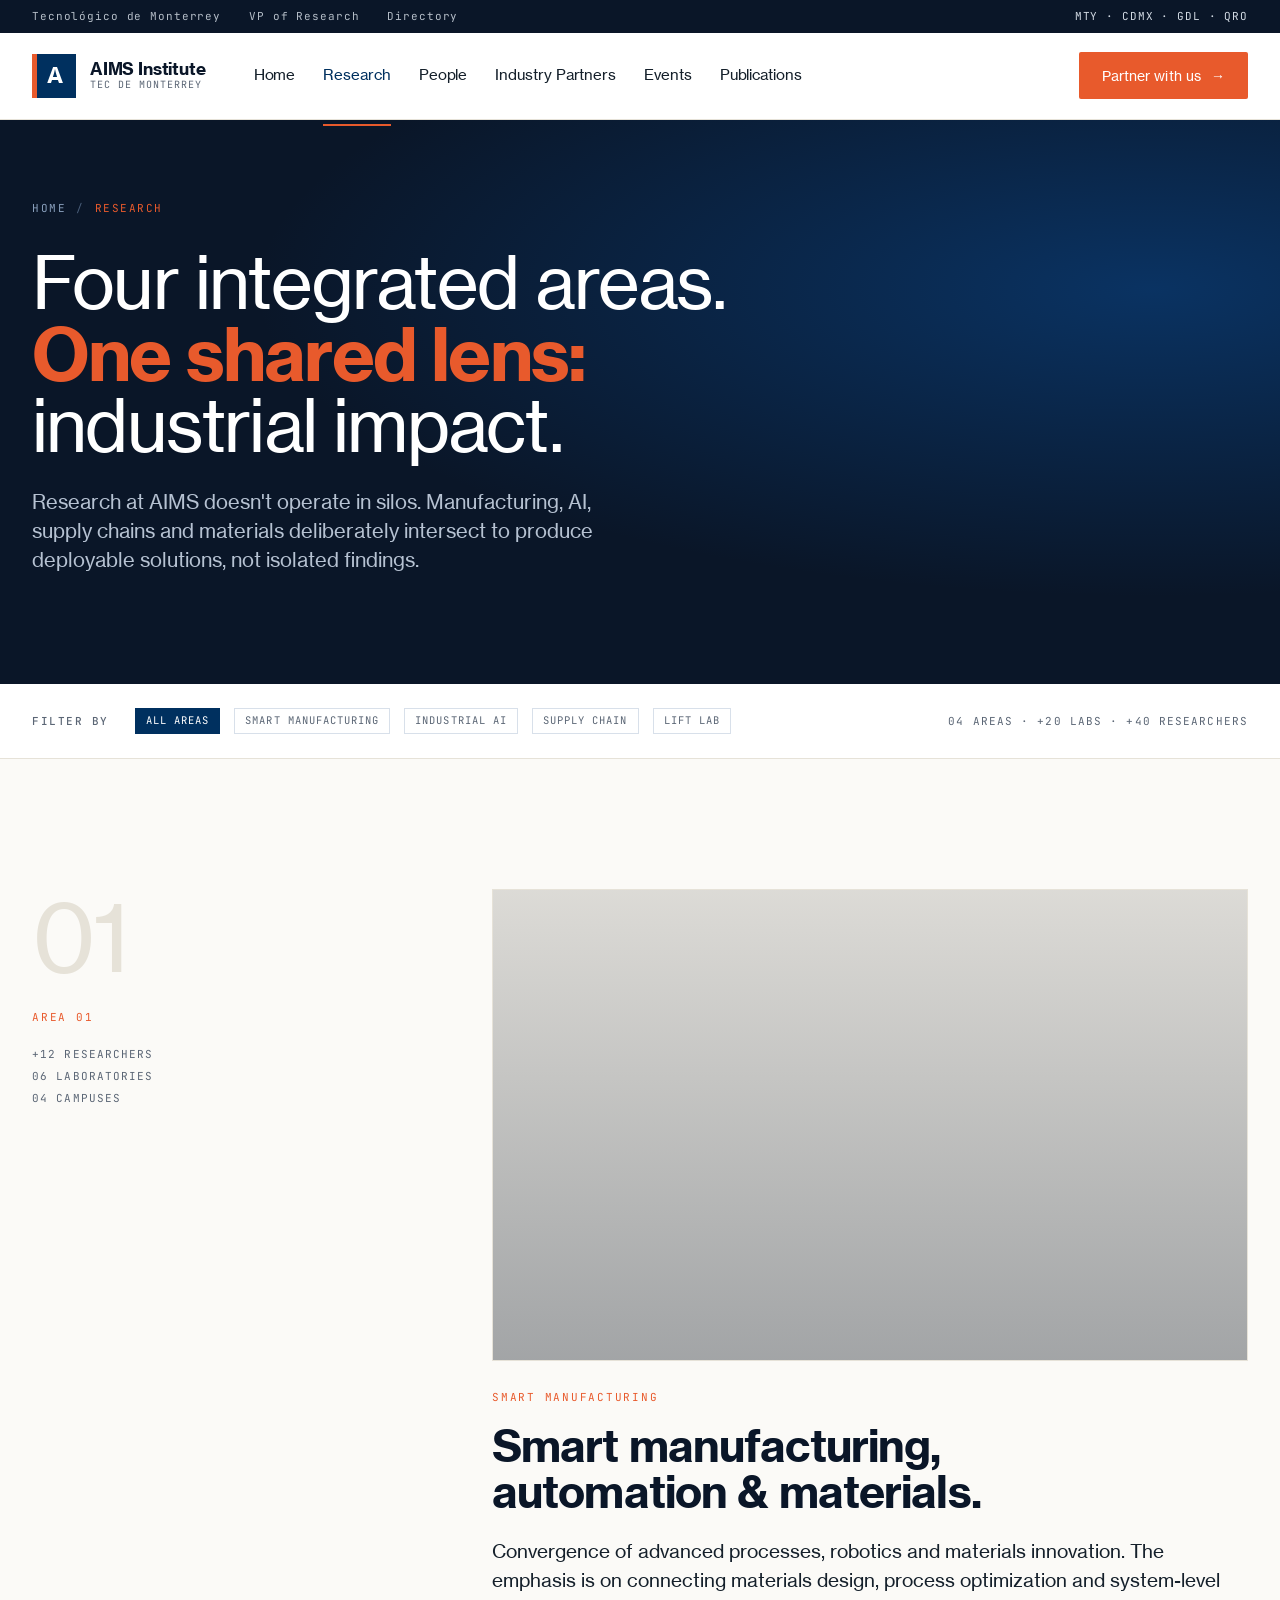
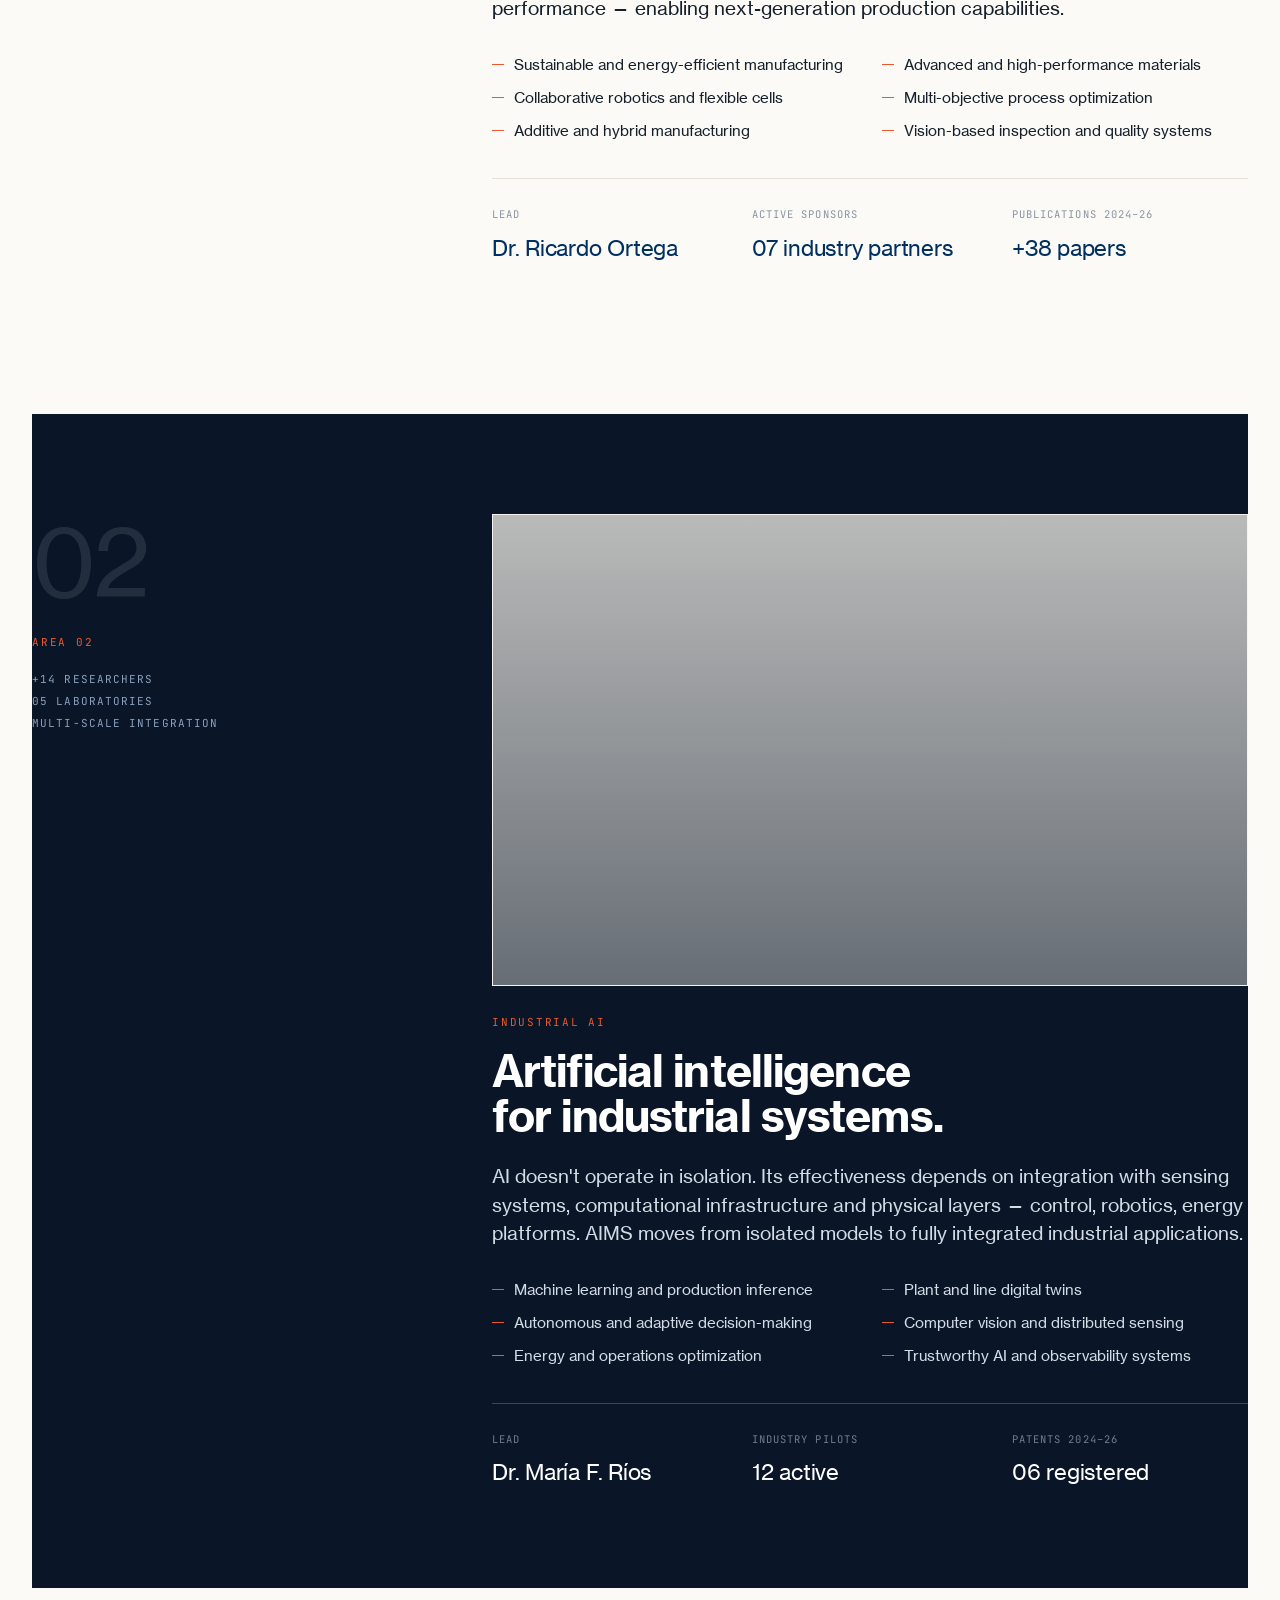
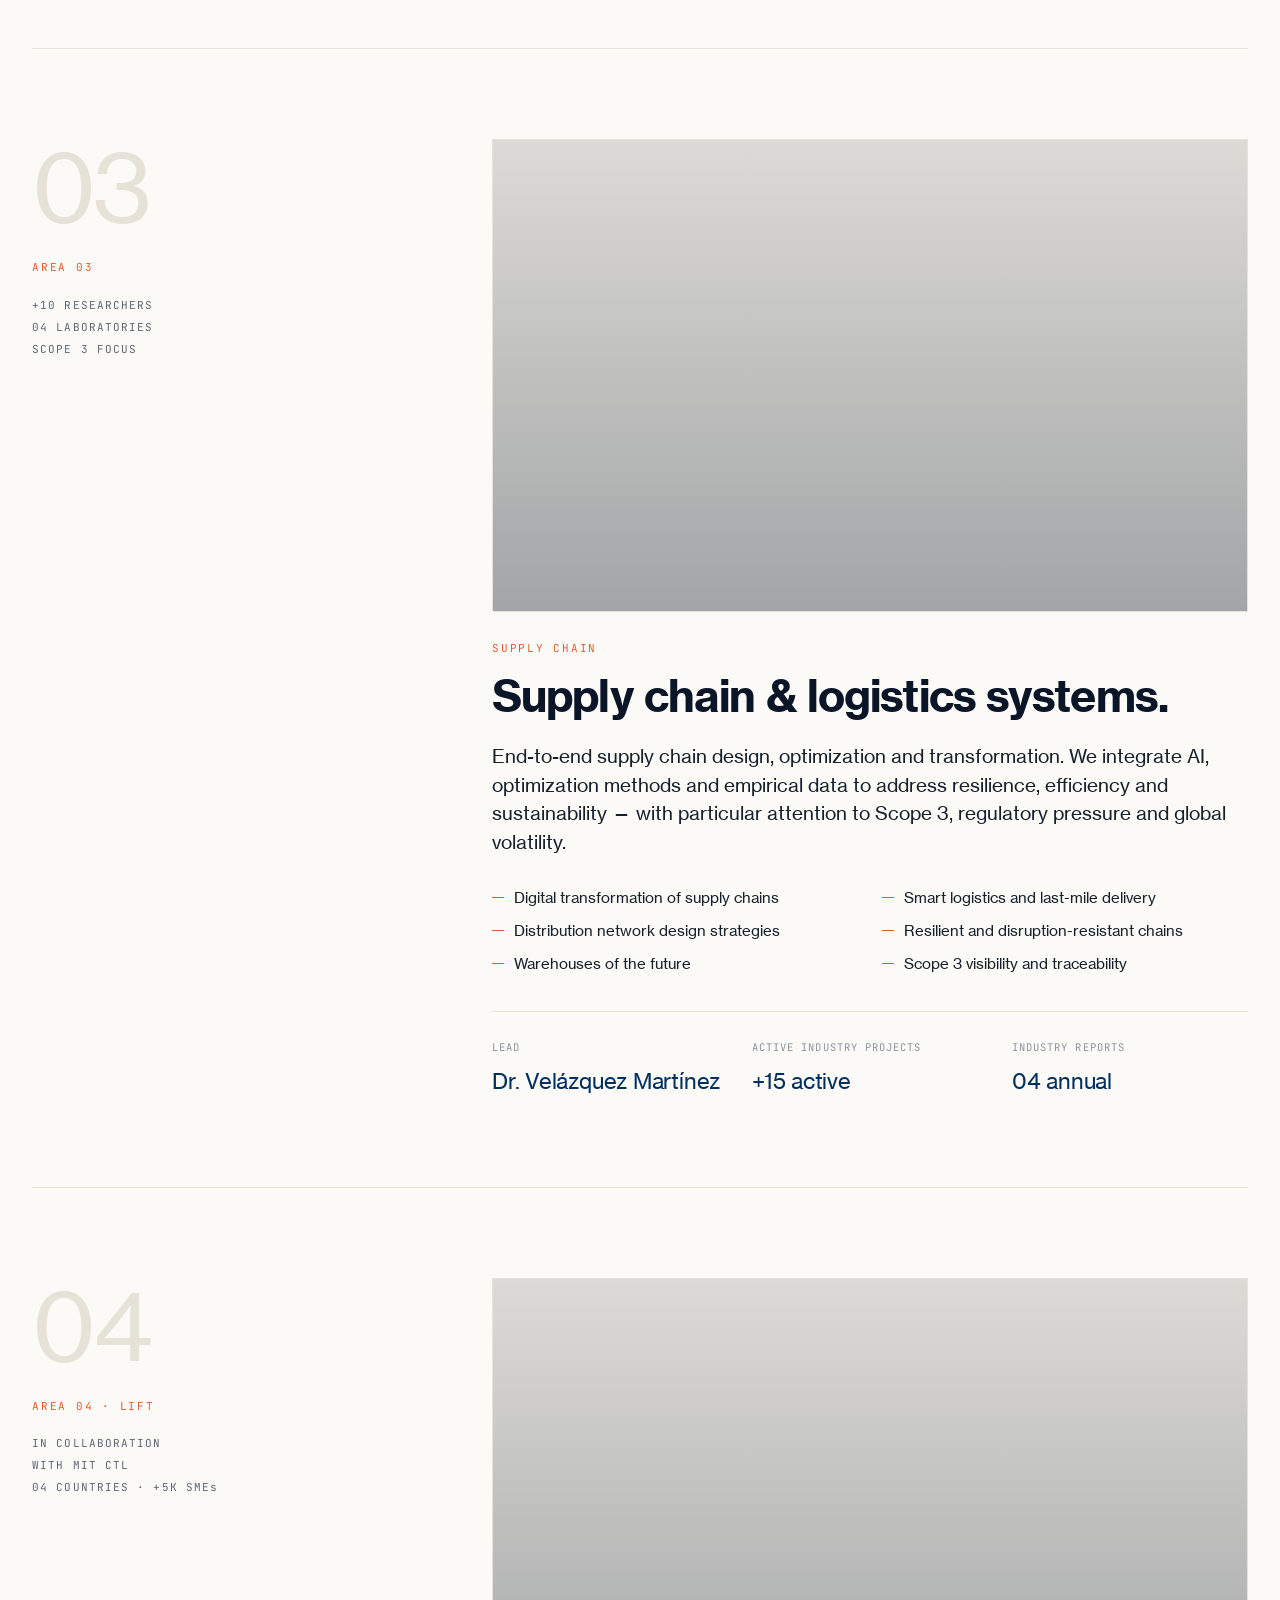
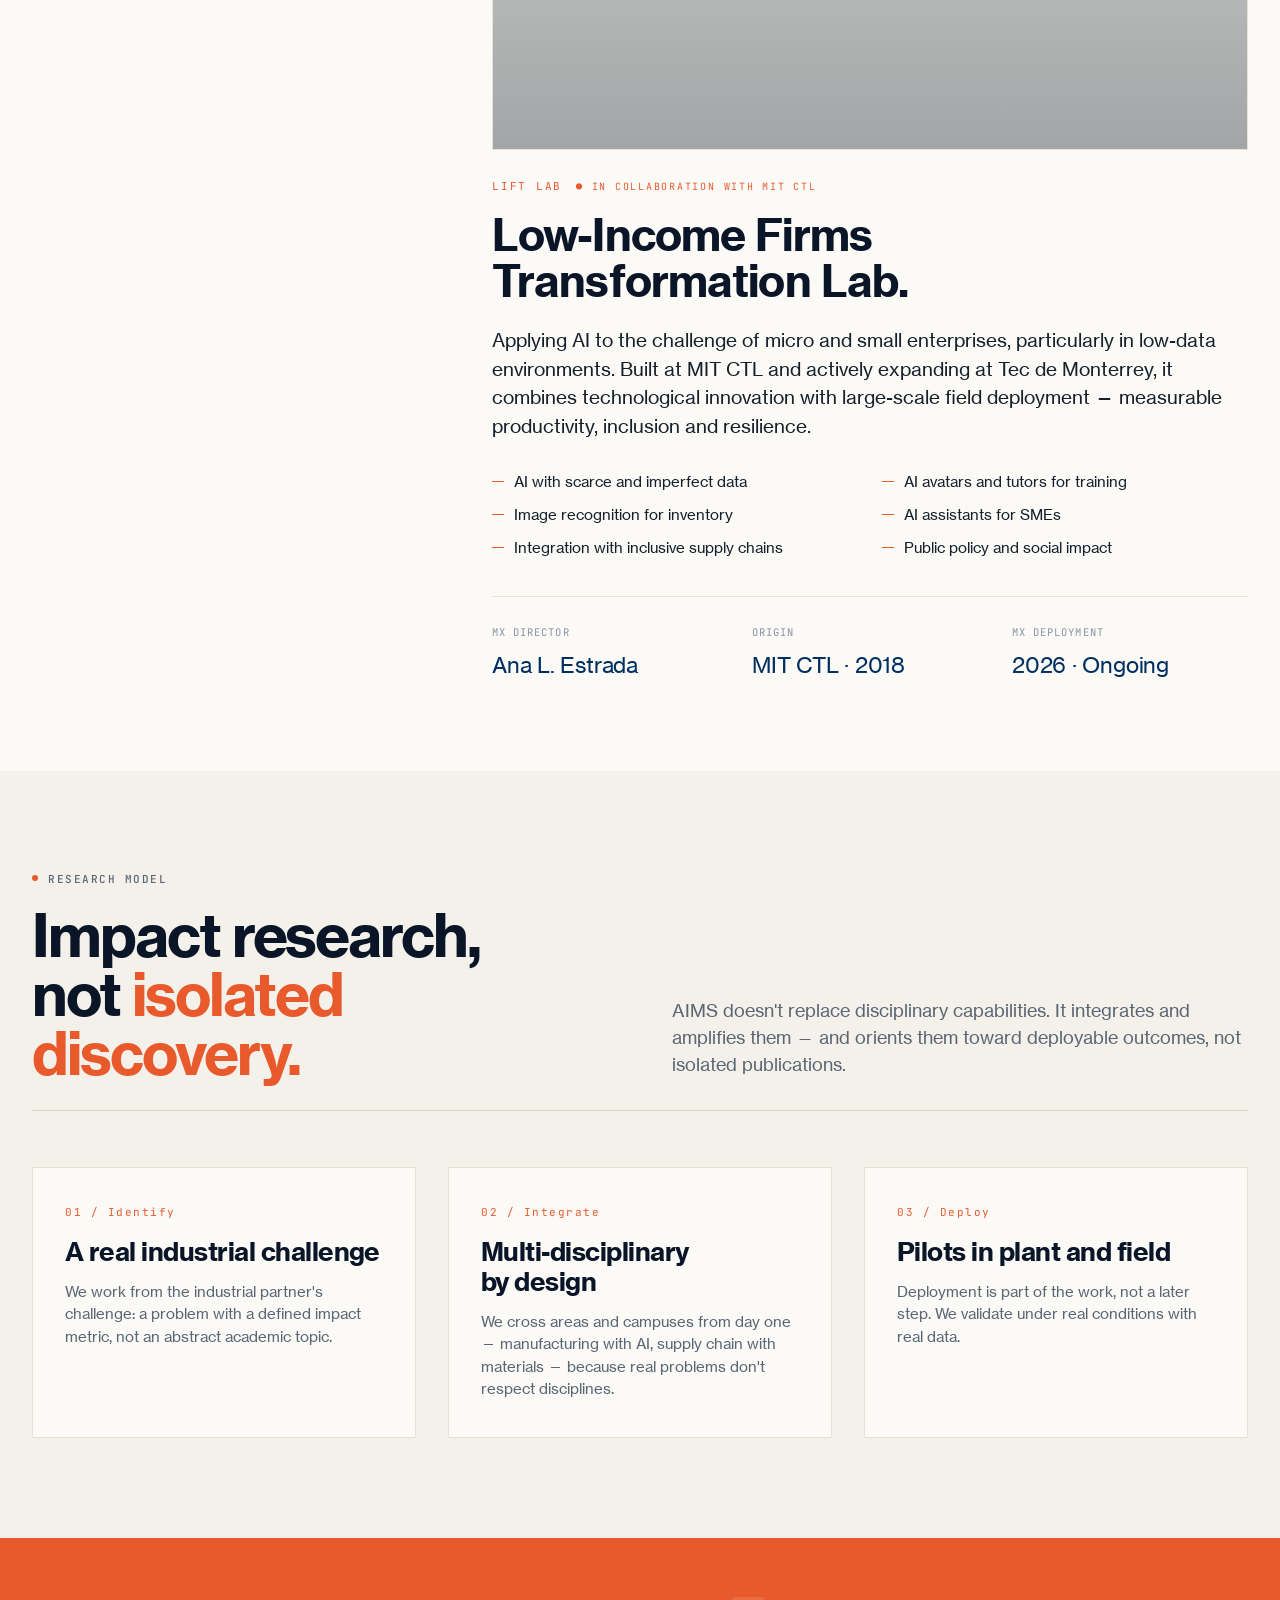
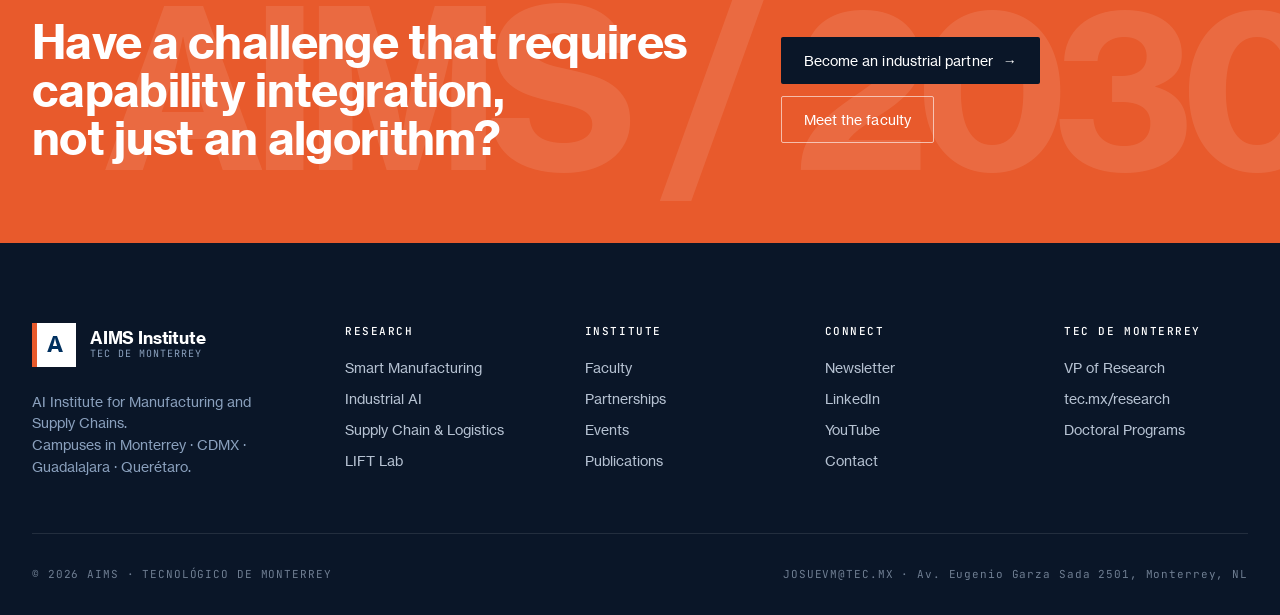
<file: investigacion.html>
<!DOCTYPE html>
<html lang="en">
<head>
<meta charset="UTF-8" />
<meta name="viewport" content="width=device-width, initial-scale=1.0" />
<title>Research · AIMS Institute · Tec de Monterrey</title>
<link rel="preconnect" href="https://fonts.googleapis.com">
<link rel="preconnect" href="https://fonts.gstatic.com" crossorigin>
<link href="https://fonts.googleapis.com/css2?family=JetBrains+Mono:wght@400;500&display=swap" rel="stylesheet">
<link rel="stylesheet" href="styles.css">
<link rel="stylesheet" href="partials.css">
<style>
  .pillar {
    display: grid;
    grid-template-columns: 380px 1fr;
    gap: 80px;
    padding: 90px 0;
    border-top: 1px solid var(--aims-line);
  }
  .pillar:first-of-type { border-top: 0; }
  .pillar .marker {
    font-family: var(--font-mono);
    font-size: 11px;
    letter-spacing: 0.16em;
    text-transform: uppercase;
    color: var(--aims-accent);
    margin-bottom: 18px;
  }
  .pillar h2 {
    font-family: var(--font-serif);
    font-size: 44px;
    line-height: 1.04;
    letter-spacing: -0.02em;
    margin: 0 0 22px;
    color: var(--aims-ink);
  }
  .pillar .lead-p {
    font-family: var(--font-serif);
    font-size: 19px;
    line-height: 1.5;
    color: var(--aims-text);
    font-weight: 300;
    margin: 0 0 28px;
  }
  .pillar .focus-list {
    margin: 32px 0 0;
    padding: 0;
    list-style: none;
    display: grid;
    grid-template-columns: 1fr 1fr;
    gap: 12px 24px;
  }
  .pillar .focus-list li {
    font-size: 14.5px;
    color: var(--aims-text);
    padding-left: 22px;
    position: relative;
    line-height: 1.45;
  }
  .pillar .focus-list li::before {
    content: "";
    position: absolute;
    left: 0; top: 9px;
    width: 12px; height: 1px;
    background: var(--aims-accent);
  }
  .pillar .left-col {
    position: sticky;
    top: 110px;
    align-self: start;
  }
  .pillar .left-col .index {
    font-family: var(--font-serif);
    font-size: 96px;
    line-height: 1;
    color: var(--aims-line);
    letter-spacing: -0.03em;
    margin-bottom: 24px;
  }
  .pillar .visual {
    aspect-ratio: 16/10;
    background: var(--aims-bone);
    border: 1px solid var(--aims-line);
    margin-bottom: 28px;
    position: relative;
    overflow: hidden;
    background-size: cover;
    background-position: center;
  }
  .pillar .visual-overlay {
    position: absolute;
    inset: 0;
    background: linear-gradient(to bottom, rgba(10,22,40,0.1) 0%, rgba(10,22,40,0.35) 100%);
  }
  .pillar .meta-row {
    display: grid;
    grid-template-columns: 1fr 1fr 1fr;
    gap: 24px;
    margin-top: 36px;
    padding-top: 28px;
    border-top: 1px solid var(--aims-line);
  }
  .pillar .meta-row .label {
    font-family: var(--font-mono);
    font-size: 10.5px;
    letter-spacing: 0.1em;
    text-transform: uppercase;
    color: var(--aims-text-faint);
    margin-bottom: 8px;
  }
  .pillar .meta-row .val {
    font-family: var(--font-serif);
    font-size: 22px;
    color: var(--aims-deep);
    letter-spacing: -0.01em;
  }

  .pillar.featured {
    background: var(--aims-ink);
    color: #fff;
    margin: 60px 0;
    padding: 100px 0;
    border-top: 0;
  }
  .pillar.featured h2 { color: #fff; }
  .pillar.featured .lead-p { color: #d3dbe4; }
  .pillar.featured .focus-list li { color: #d3dbe4; }
  .pillar.featured .meta-row { border-top-color: rgba(255,255,255,0.2); }
  .pillar.featured .meta-row .label { color: #6f7e92; }
  .pillar.featured .meta-row .val { color: #fff; }
  .pillar.featured .left-col .index { color: rgba(255,255,255,0.1); }
  .pillar.featured .visual { border-color: rgba(255,255,255,0.1); }

  .approach {
    background: var(--aims-bone);
    padding: 100px 0;
  }
  .approach-grid {
    display: grid;
    grid-template-columns: repeat(3, 1fr);
    gap: 32px;
    margin-top: 56px;
  }
  .approach-card {
    background: var(--aims-paper);
    border: 1px solid var(--aims-line);
    padding: 36px 32px;
  }
  .approach-card .step {
    font-family: var(--font-mono);
    font-size: 11px;
    letter-spacing: 0.14em;
    color: var(--aims-accent);
    margin-bottom: 16px;
  }
  .approach-card h3 {
    font-family: var(--font-serif);
    font-size: 26px;
    line-height: 1.15;
    color: var(--aims-ink);
    margin: 0 0 14px;
  }
  .approach-card p {
    font-size: 14.5px;
    color: var(--aims-text-muted);
    line-height: 1.55;
    margin: 0;
  }

  /* Mobile */
  @media (max-width: 1024px) {
    .pillar { grid-template-columns: 1fr; gap: 32px; padding: 64px 0; }
    .pillar .left-col { position: static; }
    .pillar .left-col .index { font-size: 72px; margin-bottom: 12px; }
    .pillar h2 { font-size: 34px; }
    .approach-grid { grid-template-columns: 1fr 1fr; }
  }
  @media (max-width: 768px) {
    .pillar { gap: 24px; padding: 52px 0; }
    .pillar .focus-list { grid-template-columns: 1fr; }
    .pillar .meta-row { grid-template-columns: 1fr 1fr; }
    .approach { padding: 60px 0; }
    .approach-grid { grid-template-columns: 1fr; }
    .pillar.featured { margin: 40px 0; padding: 64px 0; }
  }
</style>
</head>
<body>

<!-- TOP BAR -->
<div class="topbar">
  <div class="container">
    <div class="topbar-links">
      <a href="#">Tecnológico de Monterrey</a>
      <a href="#">VP of Research</a>
      <a href="#">Directory</a>
    </div>
    <div class="topbar-meta">
      <span>MTY · CDMX · GDL · QRO</span>
    </div>
  </div>
</div>

<!-- HEADER -->
<header class="header">
  <div class="container">
    <a href="index.html" class="brand">
      <div class="brand-mark"><span>A</span></div>
      <div class="brand-text">
        <span class="name">AIMS Institute</span>
        <span class="sub">Tec de Monterrey</span>
      </div>
    </a>
    <nav class="nav" id="mainNav">
      <a href="index.html">Home</a>
      <a href="investigacion.html" class="active">Research</a>
      <a href="personas.html">People</a>
      <a href="alianzas.html">Industry Partners</a>
      <a href="events.html">Events</a>
      <a href="publications.html">Publications</a>
      <a href="alianzas.html" class="btn btn-primary nav-mobile-cta">Partner with us <span class="arrow">→</span></a>
    </nav>
    <div class="nav-cta">
      <a href="alianzas.html" class="btn btn-primary">Partner with us <span class="arrow">→</span></a>
    </div>
    <button class="nav-toggle" id="navToggle" aria-label="Toggle navigation">
      <span></span><span></span><span></span>
    </button>
  </div>
</header>

<!-- PAGE HERO -->
<section class="page-hero" data-screen-label="01 Hero Research">
  <div class="container">
    <div class="breadcrumb">
      <a href="index.html">Home</a>
      <span class="sep">/</span>
      <span class="current">Research</span>
    </div>
    <h1>Four integrated areas. <span class="italic" style="color: var(--aims-accent);">One shared lens:</span> industrial impact.</h1>
    <p>Research at AIMS doesn't operate in silos. Manufacturing, AI, supply chains and materials deliberately intersect to produce deployable solutions, not isolated findings.</p>
  </div>
</section>

<!-- FILTER STRIP -->
<section style="background: #fff; border-bottom: 1px solid var(--aims-line); padding: 24px 0;">
  <div class="container" style="display: flex; gap: 14px; align-items: center; flex-wrap: wrap;">
    <span class="eyebrow" style="margin-right: 12px;">FILTER BY</span>
    <span class="tag solid">All areas</span>
    <span class="tag">Smart Manufacturing</span>
    <span class="tag">Industrial AI</span>
    <span class="tag">Supply Chain</span>
    <span class="tag">LIFT Lab</span>
    <span style="margin-left: auto; font-family: var(--font-mono); font-size: 11px; letter-spacing: 0.1em; color: var(--aims-text-muted);">04 AREAS · +20 LABS · +40 RESEARCHERS</span>
  </div>
</section>

<!-- PILLARS -->
<section class="container" data-screen-label="02 Pillars" style="padding-top: 40px;">

  <article class="pillar" id="smart-manufacturing">
    <div class="left-col">
      <div class="index">01</div>
      <div class="marker">Area 01</div>
      <div style="font-family: var(--font-mono); font-size: 11px; letter-spacing: 0.1em; color: var(--aims-text-muted); line-height: 2;">
        +12 RESEARCHERS<br>
        06 LABORATORIES<br>
        04 CAMPUSES
      </div>
    </div>
    <div>
      <div class="visual" style="background-image: url('https://images.unsplash.com/photo-1565514020179-026b92b84bb6?auto=format&fit=crop&w=1000&q=80');">
        <div class="visual-overlay"></div>
      </div>

      <div class="marker">Smart Manufacturing</div>
      <h2>Smart manufacturing, automation &amp; materials.</h2>
      <p class="lead-p">
        Convergence of advanced processes, robotics and materials innovation. The emphasis is on connecting materials design, process optimization and system-level performance — enabling next-generation production capabilities.
      </p>

      <ul class="focus-list">
        <li>Sustainable and energy-efficient manufacturing</li>
        <li>Advanced and high-performance materials</li>
        <li>Collaborative robotics and flexible cells</li>
        <li>Multi-objective process optimization</li>
        <li>Additive and hybrid manufacturing</li>
        <li>Vision-based inspection and quality systems</li>
      </ul>

      <div class="meta-row">
        <div>
          <div class="label">Lead</div>
          <div class="val">Dr. Ricardo Ortega</div>
        </div>
        <div>
          <div class="label">Active sponsors</div>
          <div class="val">07 industry partners</div>
        </div>
        <div>
          <div class="label">Publications 2024–26</div>
          <div class="val">+38 papers</div>
        </div>
      </div>
    </div>
  </article>

  <article class="pillar featured" id="ai-industrial">
    <div class="container" style="display: contents;">
      <div class="left-col">
        <div class="index">02</div>
        <div class="marker">Area 02</div>
        <div style="font-family: var(--font-mono); font-size: 11px; letter-spacing: 0.1em; color: #8aa0bd; line-height: 2;">
          +14 RESEARCHERS<br>
          05 LABORATORIES<br>
          MULTI-SCALE INTEGRATION
        </div>
      </div>
      <div>
        <div class="visual" style="background-image: url('https://images.unsplash.com/photo-1485827404703-89b55fcc595e?auto=format&fit=crop&w=1000&q=80');">
          <div class="visual-overlay" style="background: linear-gradient(to bottom, rgba(10,22,40,0.25), rgba(10,22,40,0.6));"></div>
        </div>

        <div class="marker">Industrial AI</div>
        <h2>Artificial intelligence for industrial systems.</h2>
        <p class="lead-p">
          AI doesn't operate in isolation. Its effectiveness depends on integration with sensing systems, computational infrastructure and physical layers — control, robotics, energy platforms. AIMS moves from isolated models to fully integrated industrial applications.
        </p>

        <ul class="focus-list">
          <li>Machine learning and production inference</li>
          <li>Plant and line digital twins</li>
          <li>Autonomous and adaptive decision-making</li>
          <li>Computer vision and distributed sensing</li>
          <li>Energy and operations optimization</li>
          <li>Trustworthy AI and observability systems</li>
        </ul>

        <div class="meta-row">
          <div>
            <div class="label">Lead</div>
            <div class="val">Dr. María F. Ríos</div>
          </div>
          <div>
            <div class="label">Industry pilots</div>
            <div class="val">12 active</div>
          </div>
          <div>
            <div class="label">Patents 2024–26</div>
            <div class="val">06 registered</div>
          </div>
        </div>
      </div>
    </div>
  </article>

  <article class="pillar" id="supply-chain">
    <div class="left-col">
      <div class="index">03</div>
      <div class="marker">Area 03</div>
      <div style="font-family: var(--font-mono); font-size: 11px; letter-spacing: 0.1em; color: var(--aims-text-muted); line-height: 2;">
        +10 RESEARCHERS<br>
        04 LABORATORIES<br>
        SCOPE 3 FOCUS
      </div>
    </div>
    <div>
      <div class="visual" style="background-image: url('https://images.unsplash.com/photo-1586528116311-ad8dd3c8310d?auto=format&fit=crop&w=1000&q=80');">
        <div class="visual-overlay"></div>
      </div>

      <div class="marker">Supply Chain</div>
      <h2>Supply chain &amp; logistics systems.</h2>
      <p class="lead-p">
        End-to-end supply chain design, optimization and transformation. We integrate AI, optimization methods and empirical data to address resilience, efficiency and sustainability — with particular attention to Scope 3, regulatory pressure and global volatility.
      </p>

      <ul class="focus-list">
        <li>Digital transformation of supply chains</li>
        <li>Smart logistics and last-mile delivery</li>
        <li>Distribution network design strategies</li>
        <li>Resilient and disruption-resistant chains</li>
        <li>Warehouses of the future</li>
        <li>Scope 3 visibility and traceability</li>
      </ul>

      <div class="meta-row">
        <div>
          <div class="label">Lead</div>
          <div class="val">Dr. Velázquez Martínez</div>
        </div>
        <div>
          <div class="label">Active industry projects</div>
          <div class="val">+15 active</div>
        </div>
        <div>
          <div class="label">Industry reports</div>
          <div class="val">04 annual</div>
        </div>
      </div>
    </div>
  </article>

  <article class="pillar" id="lift">
    <div class="left-col">
      <div class="index">04</div>
      <div class="marker">Area 04 · LIFT</div>
      <div style="font-family: var(--font-mono); font-size: 11px; letter-spacing: 0.1em; color: var(--aims-text-muted); line-height: 2;">
        IN COLLABORATION<br>
        WITH MIT CTL<br>
        04 COUNTRIES · +5K SMEs
      </div>
    </div>
    <div>
      <div class="visual" style="background-image: url('https://images.unsplash.com/photo-1529107386315-e1a2ed48a620?auto=format&fit=crop&w=1000&q=80');">
        <div class="visual-overlay"></div>
      </div>

      <div class="marker" style="display: flex; gap: 14px; align-items: center;">
        LIFT Lab
        <span class="mit-badge" style="font-size: 10px;">● IN COLLABORATION WITH MIT CTL</span>
      </div>
      <h2>Low-Income Firms Transformation Lab.</h2>
      <p class="lead-p">
        Applying AI to the challenge of micro and small enterprises, particularly in low-data environments. Built at MIT CTL and actively expanding at Tec de Monterrey, it combines technological innovation with large-scale field deployment — measurable productivity, inclusion and resilience.
      </p>

      <ul class="focus-list">
        <li>AI with scarce and imperfect data</li>
        <li>AI avatars and tutors for training</li>
        <li>Image recognition for inventory</li>
        <li>AI assistants for SMEs</li>
        <li>Integration with inclusive supply chains</li>
        <li>Public policy and social impact</li>
      </ul>

      <div class="meta-row">
        <div>
          <div class="label">MX Director</div>
          <div class="val">Ana L. Estrada</div>
        </div>
        <div>
          <div class="label">Origin</div>
          <div class="val">MIT CTL · 2018</div>
        </div>
        <div>
          <div class="label">MX Deployment</div>
          <div class="val">2026 · Ongoing</div>
        </div>
      </div>
    </div>
  </article>

</section>

<!-- APPROACH -->
<section class="approach" data-screen-label="03 Model">
  <div class="container">
    <div class="section-head" style="border-bottom-color: var(--aims-stone);">
      <div class="left">
        <span class="eyebrow"><span class="dot"></span>Research model</span>
        <h2 class="h1">Impact research,<br>not <span class="italic" style="color: var(--aims-accent);">isolated discovery.</span></h2>
      </div>
      <div class="right">
        <p style="font-family: var(--font-serif); font-size: 18px; line-height: 1.5; color: var(--aims-text-muted); margin: 0;">
          AIMS doesn't replace disciplinary capabilities. It integrates and amplifies them — and orients them toward deployable outcomes, not isolated publications.
        </p>
      </div>
    </div>

    <div class="approach-grid">
      <div class="approach-card">
        <div class="step">01 / Identify</div>
        <h3>A real industrial challenge</h3>
        <p>We work from the industrial partner's challenge: a problem with a defined impact metric, not an abstract academic topic.</p>
      </div>
      <div class="approach-card">
        <div class="step">02 / Integrate</div>
        <h3>Multi-disciplinary by design</h3>
        <p>We cross areas and campuses from day one — manufacturing with AI, supply chain with materials — because real problems don't respect disciplines.</p>
      </div>
      <div class="approach-card">
        <div class="step">03 / Deploy</div>
        <h3>Pilots in plant and field</h3>
        <p>Deployment is part of the work, not a later step. We validate under real conditions with real data.</p>
      </div>
    </div>
  </div>
</section>

<!-- CTA BANNER -->
<section class="cta-banner">
  <div class="container">
    <div class="cta-grid">
      <h2>Have a challenge that requires capability integration, not just an algorithm?</h2>
      <div class="cta-actions">
        <a href="alianzas.html" class="btn btn-dark">Become an industrial partner <span class="arrow">→</span></a>
        <a href="personas.html" class="btn btn-ghost-light">Meet the faculty</a>
      </div>
    </div>
  </div>
</section>

<!-- FOOTER -->
<footer class="footer">
  <div class="container">
    <div class="footer-grid">
      <div>
        <div class="brand" style="margin-bottom: 24px;">
          <div class="brand-mark"><span>A</span></div>
          <div class="brand-text">
            <span class="name">AIMS Institute</span>
            <span class="sub">Tec de Monterrey</span>
          </div>
        </div>
        <p style="font-size: 14px; line-height: 1.55; color: #8aa0bd; max-width: 320px; margin: 0;">
          AI Institute for Manufacturing and Supply Chains.<br>
          Campuses in Monterrey · CDMX · Guadalajara · Querétaro.
        </p>
      </div>
      <div><h4>Research</h4><ul><li><a href="#">Smart Manufacturing</a></li><li><a href="#">Industrial AI</a></li><li><a href="#">Supply Chain &amp; Logistics</a></li><li><a href="#">LIFT Lab</a></li></ul></div>
      <div><h4>Institute</h4><ul><li><a href="personas.html">Faculty</a></li><li><a href="alianzas.html">Partnerships</a></li><li><a href="events.html">Events</a></li><li><a href="publications.html">Publications</a></li></ul></div>
      <div><h4>Connect</h4><ul><li><a href="#">Newsletter</a></li><li><a href="#">LinkedIn</a></li><li><a href="#">YouTube</a></li><li><a href="#">Contact</a></li></ul></div>
      <div><h4>Tec de Monterrey</h4><ul><li><a href="#">VP of Research</a></li><li><a href="#">tec.mx/research</a></li><li><a href="#">Doctoral Programs</a></li></ul></div>
    </div>
    <div class="footer-bottom">
      <span>© 2026 AIMS · TECNOLÓGICO DE MONTERREY</span>
      <span>JOSUEVM@TEC.MX  ·  Av. Eugenio Garza Sada 2501, Monterrey, NL</span>
    </div>
  </div>
</footer>

<script>
const toggle = document.getElementById('navToggle');
const nav = document.getElementById('mainNav');
if (toggle && nav) {
  toggle.addEventListener('click', () => {
    nav.classList.toggle('open');
    toggle.classList.toggle('open');
    document.body.style.overflow = nav.classList.contains('open') ? 'hidden' : '';
  });
  nav.querySelectorAll('a').forEach(link => {
    link.addEventListener('click', () => {
      nav.classList.remove('open');
      toggle.classList.remove('open');
      document.body.style.overflow = '';
    });
  });
}
</script>
</body>
</html>
</file>
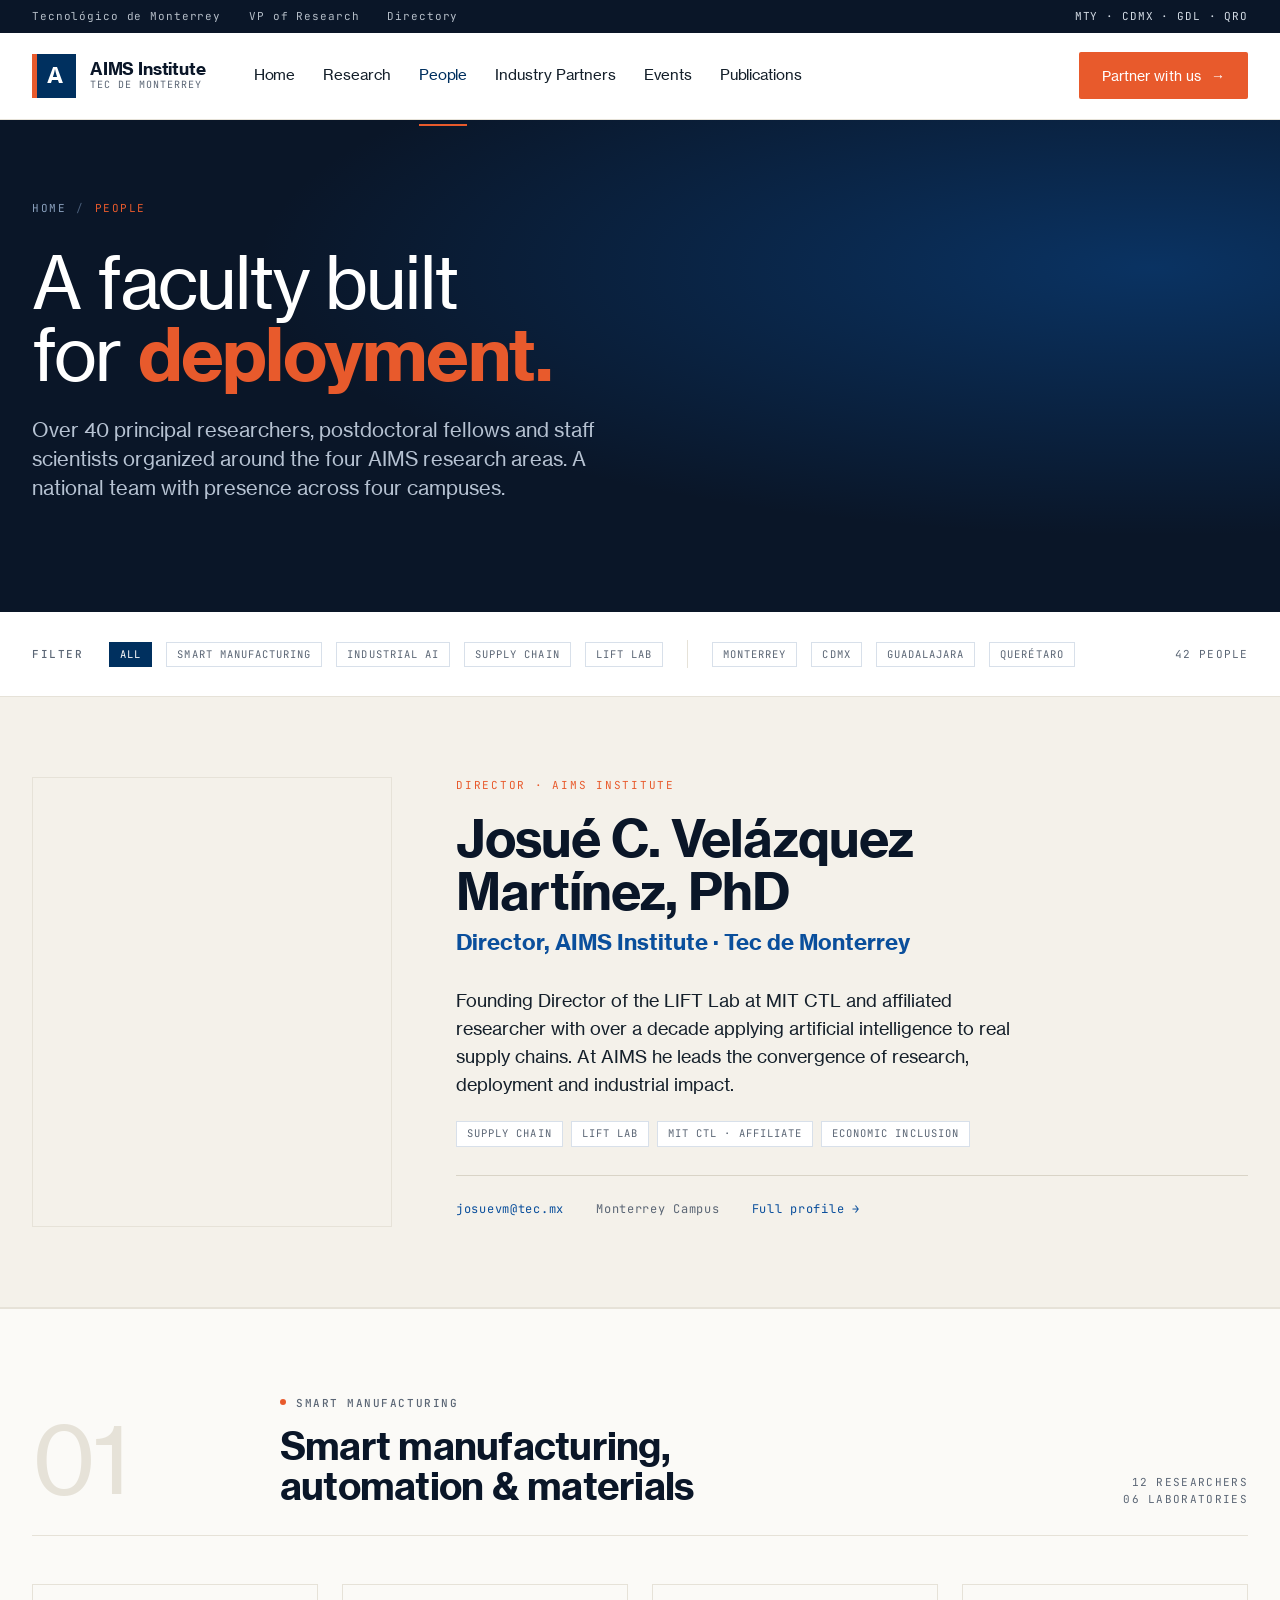
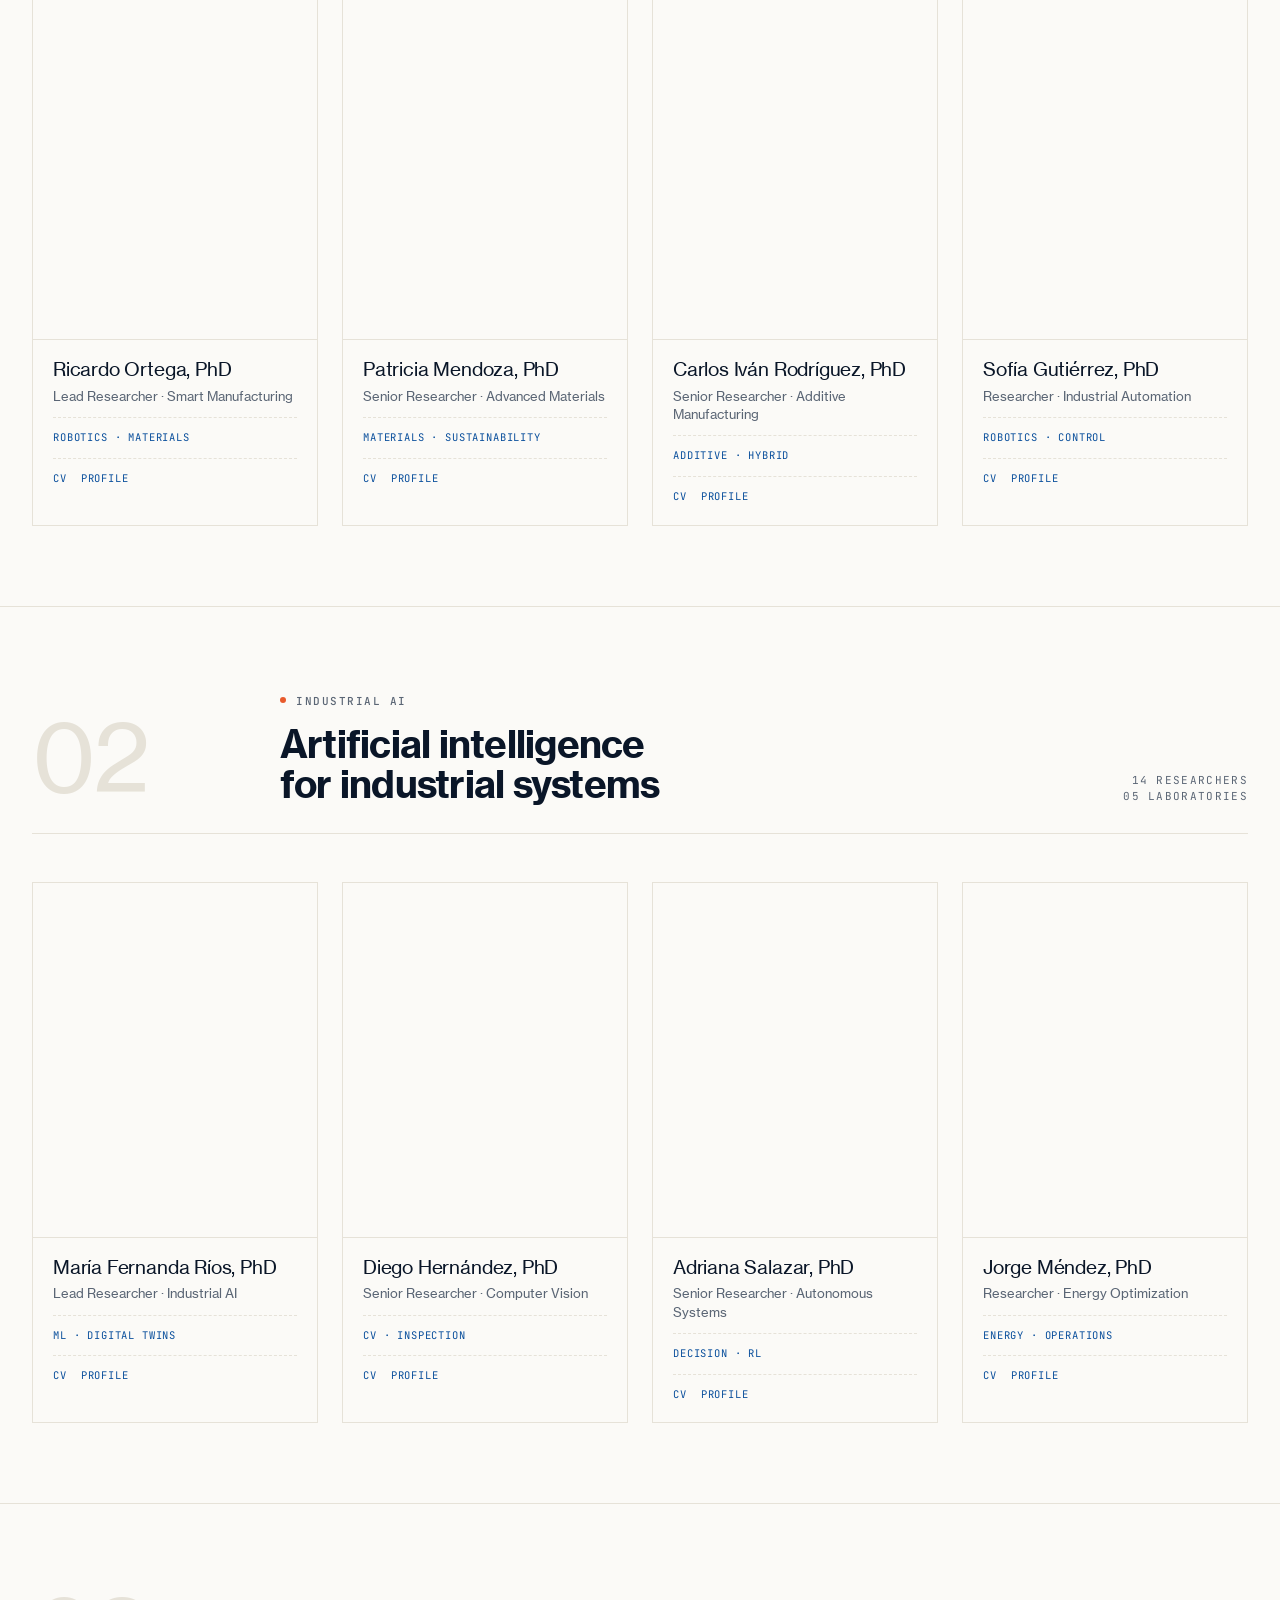
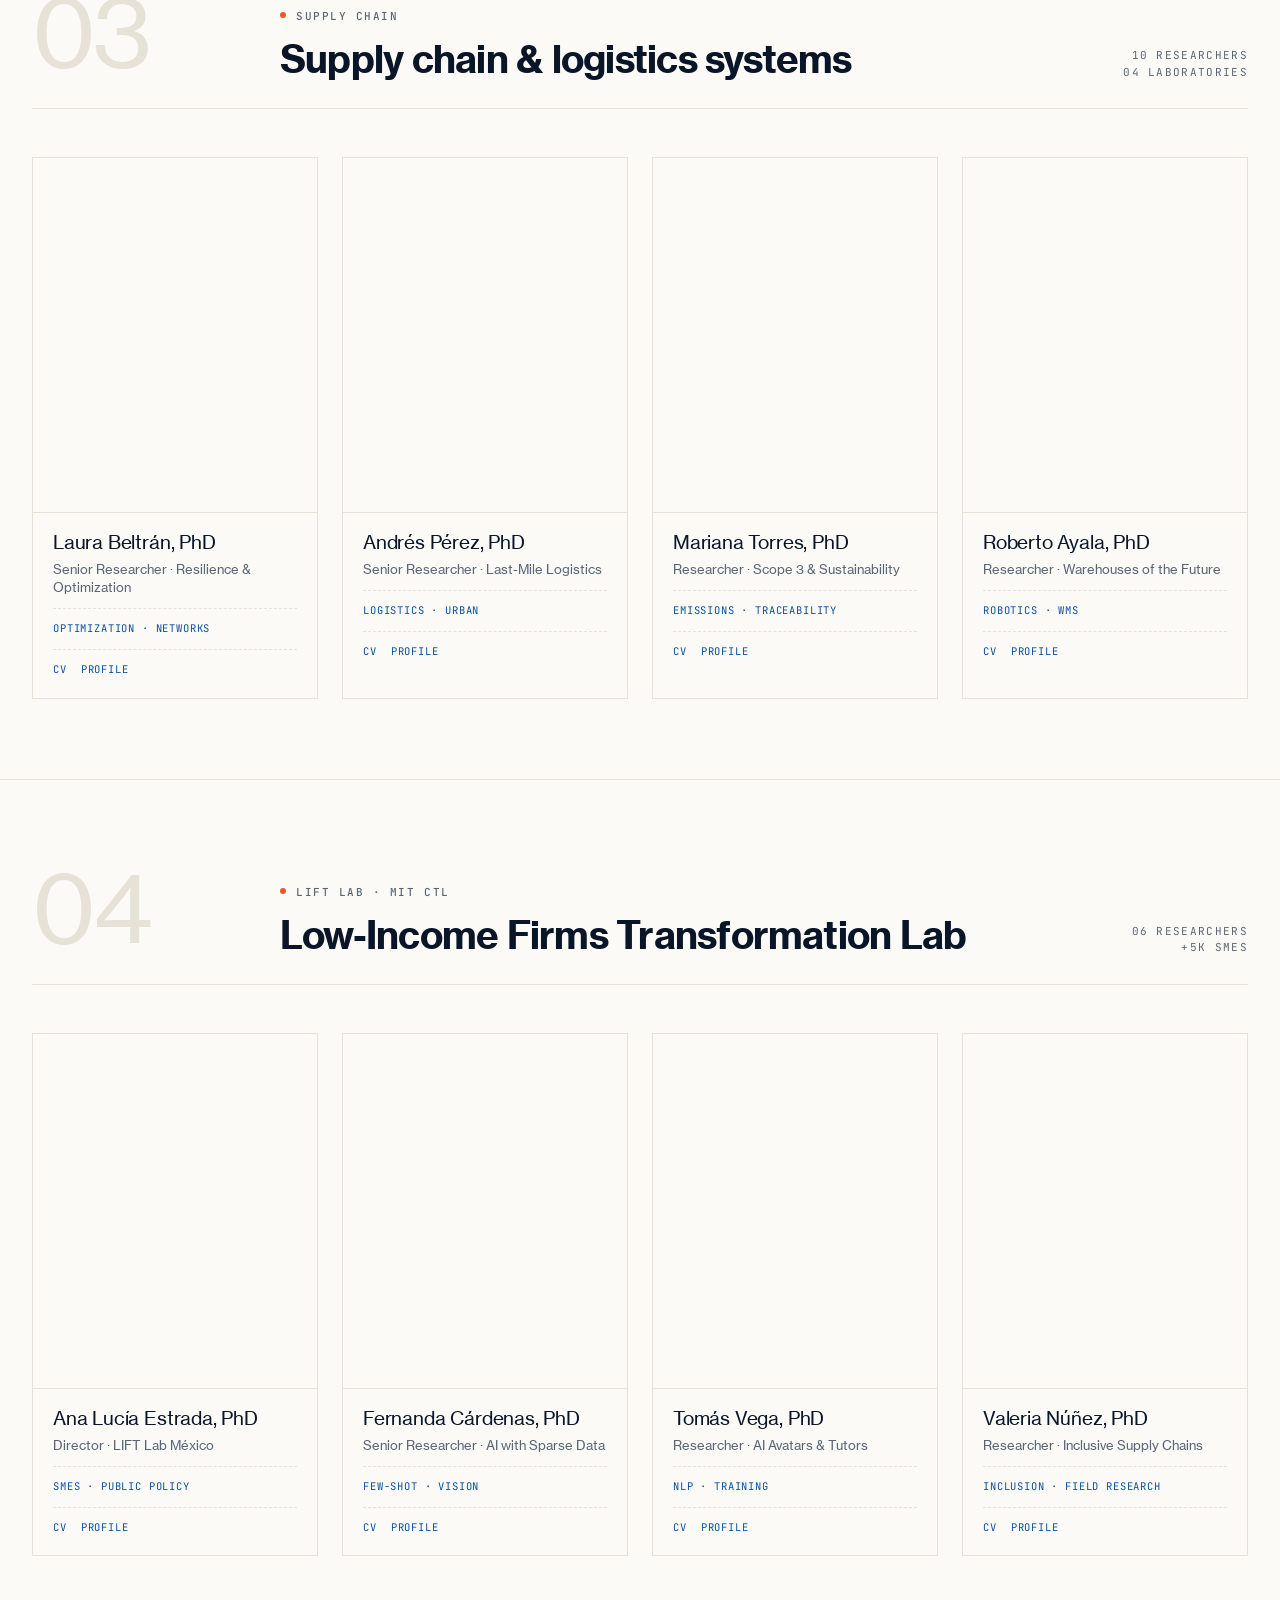
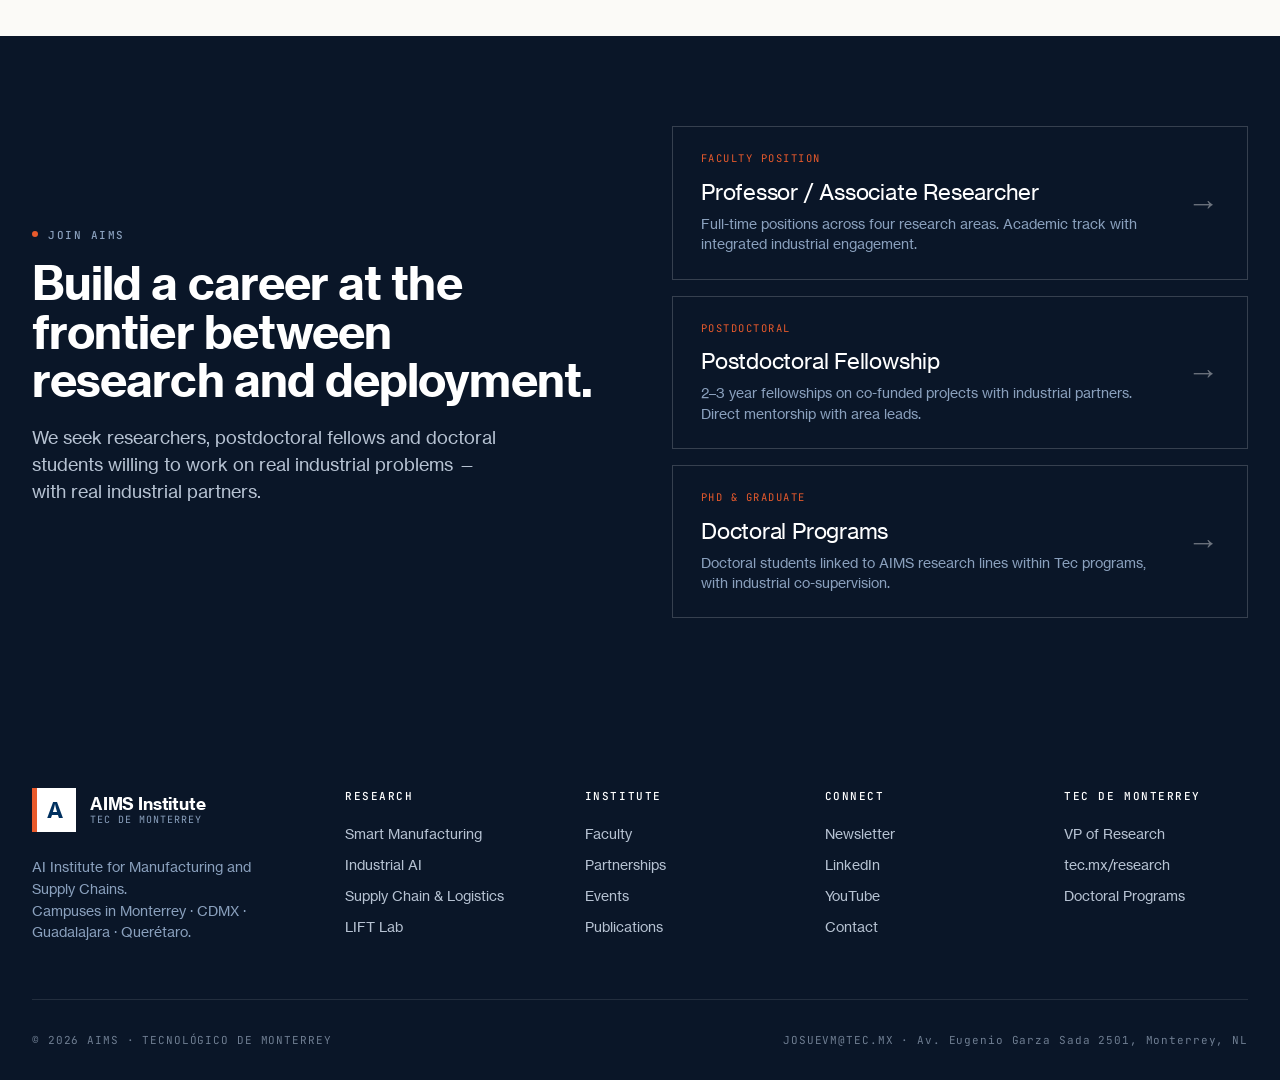
<file: personas.html>
<!DOCTYPE html>
<html lang="en">
<head>
<meta charset="UTF-8" />
<meta name="viewport" content="width=device-width, initial-scale=1.0" />
<title>People · AIMS Institute · Tec de Monterrey</title>
<link rel="preconnect" href="https://fonts.googleapis.com">
<link rel="preconnect" href="https://fonts.gstatic.com" crossorigin>
<link href="https://fonts.googleapis.com/css2?family=JetBrains+Mono:wght@400;500&display=swap" rel="stylesheet">
<link rel="stylesheet" href="styles.css">
<link rel="stylesheet" href="partials.css">
<style>
  .filters {
    background: #fff;
    border-bottom: 1px solid var(--aims-line);
    padding: 28px 0;
  }
  .filters .row {
    display: flex;
    gap: 14px;
    align-items: center;
    flex-wrap: wrap;
  }
  .director-band {
    background: var(--aims-bone);
    padding: 80px 0;
    border-bottom: 1px solid var(--aims-line);
  }
  .director-grid {
    display: grid;
    grid-template-columns: 360px 1fr;
    gap: 64px;
    align-items: start;
  }
  .director-portrait {
    aspect-ratio: 4/5;
    background-size: cover;
    background-position: center top;
    border: 1px solid var(--aims-line);
    position: relative;
    overflow: hidden;
  }
  .director-info .role {
    font-family: var(--font-mono);
    font-size: 11px;
    letter-spacing: 0.16em;
    text-transform: uppercase;
    color: var(--aims-accent);
    margin-bottom: 18px;
  }
  .director-info h2 {
    font-family: var(--font-serif);
    font-size: clamp(36px, 4vw, 52px);
    line-height: 1.04;
    letter-spacing: -0.02em;
    margin: 0 0 8px;
    color: var(--aims-ink);
  }
  .director-info .position {
    font-family: var(--font-display);
    font-weight: 700;
    font-size: 22px;
    color: var(--aims-blue);
    margin-bottom: 28px;
  }
  .director-info p {
    font-family: var(--font-serif);
    font-size: 18px;
    line-height: 1.55;
    color: var(--aims-text);
    max-width: 560px;
    margin: 0 0 22px;
    font-weight: 300;
  }
  .director-info .contact-row {
    display: flex;
    gap: 32px;
    margin-top: 28px;
    padding-top: 24px;
    border-top: 1px solid var(--aims-stone);
    font-family: var(--font-mono);
    font-size: 12px;
    letter-spacing: 0.06em;
    color: var(--aims-text-muted);
    flex-wrap: wrap;
  }
  .director-info .contact-row a { color: var(--aims-blue); }

  .area-section { padding: 80px 0; border-top: 1px solid var(--aims-line); }
  .area-head {
    display: grid;
    grid-template-columns: 200px 1fr 200px;
    gap: 48px;
    align-items: end;
    margin-bottom: 48px;
    padding-bottom: 28px;
    border-bottom: 1px solid var(--aims-line);
  }
  .area-head .area-num {
    font-family: var(--font-serif);
    font-size: 96px;
    line-height: 1;
    color: var(--aims-line);
    letter-spacing: -0.03em;
  }
  .area-head h2 {
    font-family: var(--font-serif);
    font-size: 38px;
    letter-spacing: -0.02em;
    line-height: 1.05;
    margin: 0;
  }
  .area-head .count {
    text-align: right;
    font-family: var(--font-mono);
    font-size: 11px;
    letter-spacing: 0.12em;
    text-transform: uppercase;
    color: var(--aims-text-muted);
  }
  .people-grid {
    display: grid;
    grid-template-columns: repeat(4, 1fr);
    gap: 24px;
  }
  .person-card .info { padding: 18px 20px 20px; }
  .person-card .info .links {
    margin-top: 12px;
    padding-top: 12px;
    border-top: 1px dashed var(--aims-line);
    display: flex;
    gap: 14px;
    font-family: var(--font-mono);
    font-size: 10.5px;
    letter-spacing: 0.08em;
    text-transform: uppercase;
    color: var(--aims-text-muted);
  }
  .person-card .info .links a { color: var(--aims-blue); }

  .join-band { background: var(--aims-ink); color: #fff; padding: 90px 0; }
  .join-grid { display: grid; grid-template-columns: 1fr 1fr; gap: 64px; align-items: center; }
  .join-band h2 {
    color: #fff;
    font-family: var(--font-serif);
    font-size: clamp(34px, 3.6vw, 50px);
    line-height: 1.05;
    letter-spacing: -0.02em;
    margin: 0 0 20px;
  }
  .join-band p { color: #b6c2d2; font-family: var(--font-serif); font-size: 18px; max-width: 480px; line-height: 1.5; }
  .join-options { display: grid; gap: 16px; }
  .join-option {
    border: 1px solid rgba(255,255,255,0.18);
    padding: 24px 28px;
    display: grid;
    grid-template-columns: 1fr auto;
    gap: 24px;
    align-items: center;
    transition: all 0.2s ease;
  }
  .join-option:hover { border-color: var(--aims-accent); background: rgba(232,90,44,0.06); }
  .join-option .role {
    font-family: var(--font-mono);
    font-size: 10.5px;
    letter-spacing: 0.14em;
    text-transform: uppercase;
    color: var(--aims-accent);
    margin-bottom: 8px;
  }
  .join-option h4 { font-family: var(--font-serif); color: #fff; font-size: 22px; letter-spacing: -0.01em; margin: 0 0 6px; font-weight: 400; }
  .join-option .desc { font-size: 13.5px; color: #8aa0bd; line-height: 1.5; margin: 0; }
  .join-option .arrow-big { font-family: var(--font-serif); font-size: 32px; color: rgba(255,255,255,0.4); }
  .join-option:hover .arrow-big { color: var(--aims-accent); }

  /* Mobile */
  @media (max-width: 1024px) {
    .director-grid { grid-template-columns: 280px 1fr; gap: 40px; }
    .people-grid { grid-template-columns: repeat(3, 1fr); }
    .area-head { grid-template-columns: 140px 1fr 140px; gap: 24px; }
    .area-head .area-num { font-size: 72px; }
    .join-grid { grid-template-columns: 1fr; gap: 40px; }
  }
  @media (max-width: 768px) {
    .director-band { padding: 52px 0; }
    .director-grid { grid-template-columns: 1fr; gap: 28px; }
    .director-portrait { max-width: 280px; }
    .area-section { padding: 52px 0; }
    .area-head { grid-template-columns: 1fr; gap: 8px; }
    .area-head .area-num { font-size: 56px; }
    .area-head .count { text-align: left; }
    .people-grid { grid-template-columns: repeat(2, 1fr); gap: 16px; }
    .join-band { padding: 60px 0; }
    .join-grid { grid-template-columns: 1fr; gap: 32px; }
    .join-option { grid-template-columns: 1fr; }
    .join-option .arrow-big { display: none; }
  }
  @media (max-width: 480px) {
    .people-grid { grid-template-columns: 1fr 1fr; }
  }
</style>
</head>
<body>

<!-- TOP BAR -->
<div class="topbar">
  <div class="container">
    <div class="topbar-links">
      <a href="#">Tecnológico de Monterrey</a>
      <a href="#">VP of Research</a>
      <a href="#">Directory</a>
    </div>
    <div class="topbar-meta">
      <span>MTY · CDMX · GDL · QRO</span>
    </div>
  </div>
</div>

<!-- HEADER -->
<header class="header">
  <div class="container">
    <a href="index.html" class="brand">
      <div class="brand-mark"><span>A</span></div>
      <div class="brand-text">
        <span class="name">AIMS Institute</span>
        <span class="sub">Tec de Monterrey</span>
      </div>
    </a>
    <nav class="nav" id="mainNav">
      <a href="index.html">Home</a>
      <a href="investigacion.html">Research</a>
      <a href="personas.html" class="active">People</a>
      <a href="alianzas.html">Industry Partners</a>
      <a href="events.html">Events</a>
      <a href="publications.html">Publications</a>
      <a href="alianzas.html" class="btn btn-primary nav-mobile-cta">Partner with us <span class="arrow">→</span></a>
    </nav>
    <div class="nav-cta">
      <a href="alianzas.html" class="btn btn-primary">Partner with us <span class="arrow">→</span></a>
    </div>
    <button class="nav-toggle" id="navToggle" aria-label="Toggle navigation">
      <span></span><span></span><span></span>
    </button>
  </div>
</header>

<!-- PAGE HERO -->
<section class="page-hero" data-screen-label="01 Hero People">
  <div class="container">
    <div class="breadcrumb">
      <a href="index.html">Home</a>
      <span class="sep">/</span>
      <span class="current">People</span>
    </div>
    <h1>A faculty built<br>for <span class="italic" style="color: var(--aims-accent);">deployment.</span></h1>
    <p>Over 40 principal researchers, postdoctoral fellows and staff scientists organized around the four AIMS research areas. A national team with presence across four campuses.</p>
  </div>
</section>

<!-- FILTER STRIP -->
<section class="filters">
  <div class="container">
    <div class="row">
      <span class="eyebrow" style="margin-right: 12px;">FILTER</span>
      <span class="tag solid">All</span>
      <span class="tag">Smart Manufacturing</span>
      <span class="tag">Industrial AI</span>
      <span class="tag">Supply Chain</span>
      <span class="tag">LIFT Lab</span>
      <span style="width: 1px; height: 28px; background: var(--aims-line); margin: 0 10px;"></span>
      <span class="tag">Monterrey</span>
      <span class="tag">CDMX</span>
      <span class="tag">Guadalajara</span>
      <span class="tag">Querétaro</span>
      <span style="margin-left: auto; font-family: var(--font-mono); font-size: 11px; letter-spacing: 0.1em; color: var(--aims-text-muted);">42 PEOPLE</span>
    </div>
  </div>
</section>

<!-- DIRECTOR -->
<section class="director-band" data-screen-label="02 Director">
  <div class="container">
    <div class="director-grid">
      <div class="director-portrait" style="background-image: url('https://images.unsplash.com/photo-1560250097-0b93528c311a?auto=format&fit=crop&w=720&q=80');"></div>
      <div class="director-info">
        <div class="role">Director · AIMS Institute</div>
        <h2>Josué C. Velázquez Martínez, PhD</h2>
        <div class="position">Director, AIMS Institute · Tec de Monterrey</div>
        <p>
          Founding Director of the LIFT Lab at MIT CTL and affiliated researcher with over a decade applying artificial intelligence to real supply chains. At AIMS he leads the convergence of research, deployment and industrial impact.
        </p>
        <div style="display: flex; gap: 8px; flex-wrap: wrap;">
          <span class="tag">Supply Chain</span>
          <span class="tag">LIFT Lab</span>
          <span class="tag">MIT CTL · Affiliate</span>
          <span class="tag">Economic Inclusion</span>
        </div>
        <div class="contact-row">
          <span><a href="mailto:josuevm@tec.mx">josuevm@tec.mx</a></span>
          <span>Monterrey Campus</span>
          <span><a href="#">Full profile →</a></span>
        </div>
      </div>
    </div>
  </div>
</section>

<!-- AREA: SMART MANUFACTURING -->
<section class="area-section">
  <div class="container">
    <div class="area-head">
      <div class="area-num">01</div>
      <div>
        <span class="eyebrow"><span class="dot"></span>Smart Manufacturing</span>
        <h2 style="margin-top: 14px;">Smart manufacturing, automation &amp; materials</h2>
      </div>
      <div class="count">12 RESEARCHERS<br>06 LABORATORIES</div>
    </div>
    <div class="people-grid">
      <article class="person-card">
        <div class="portrait" style="background-image: url('https://images.unsplash.com/photo-1507003211169-0a1dd7228f2d?auto=format&fit=crop&w=400&q=80');"></div>
        <div class="info">
          <h4>Ricardo Ortega, PhD</h4>
          <div class="title">Lead Researcher · Smart Manufacturing</div>
          <div class="area">Robotics · Materials</div>
          <div class="links"><a href="#">CV</a><a href="#">Profile</a></div>
        </div>
      </article>
      <article class="person-card">
        <div class="portrait" style="background-image: url('https://images.unsplash.com/photo-1573496359142-b8d87734a5a2?auto=format&fit=crop&w=400&q=80');"></div>
        <div class="info">
          <h4>Patricia Mendoza, PhD</h4>
          <div class="title">Senior Researcher · Advanced Materials</div>
          <div class="area">Materials · Sustainability</div>
          <div class="links"><a href="#">CV</a><a href="#">Profile</a></div>
        </div>
      </article>
      <article class="person-card">
        <div class="portrait" style="background-image: url('https://images.unsplash.com/photo-1472099645785-5658abf4ff4e?auto=format&fit=crop&w=400&q=80');"></div>
        <div class="info">
          <h4>Carlos Iván Rodríguez, PhD</h4>
          <div class="title">Senior Researcher · Additive Manufacturing</div>
          <div class="area">Additive · Hybrid</div>
          <div class="links"><a href="#">CV</a><a href="#">Profile</a></div>
        </div>
      </article>
      <article class="person-card">
        <div class="portrait" style="background-image: url('https://images.unsplash.com/photo-1580489944761-15a19d654956?auto=format&fit=crop&w=400&q=80');"></div>
        <div class="info">
          <h4>Sofía Gutiérrez, PhD</h4>
          <div class="title">Researcher · Industrial Automation</div>
          <div class="area">Robotics · Control</div>
          <div class="links"><a href="#">CV</a><a href="#">Profile</a></div>
        </div>
      </article>
    </div>
  </div>
</section>

<!-- AREA: INDUSTRIAL AI -->
<section class="area-section">
  <div class="container">
    <div class="area-head">
      <div class="area-num">02</div>
      <div>
        <span class="eyebrow"><span class="dot"></span>Industrial AI</span>
        <h2 style="margin-top: 14px;">Artificial intelligence for industrial systems</h2>
      </div>
      <div class="count">14 RESEARCHERS<br>05 LABORATORIES</div>
    </div>
    <div class="people-grid">
      <article class="person-card">
        <div class="portrait" style="background-image: url('https://images.unsplash.com/photo-1573496359142-b8d87734a5a2?auto=format&fit=crop&w=400&q=80');"></div>
        <div class="info">
          <h4>María Fernanda Ríos, PhD</h4>
          <div class="title">Lead Researcher · Industrial AI</div>
          <div class="area">ML · Digital Twins</div>
          <div class="links"><a href="#">CV</a><a href="#">Profile</a></div>
        </div>
      </article>
      <article class="person-card">
        <div class="portrait" style="background-image: url('https://images.unsplash.com/photo-1500648767791-00dcc994a43e?auto=format&fit=crop&w=400&q=80');"></div>
        <div class="info">
          <h4>Diego Hernández, PhD</h4>
          <div class="title">Senior Researcher · Computer Vision</div>
          <div class="area">CV · Inspection</div>
          <div class="links"><a href="#">CV</a><a href="#">Profile</a></div>
        </div>
      </article>
      <article class="person-card">
        <div class="portrait" style="background-image: url('https://images.unsplash.com/photo-1551836022-deb4988cc6c0?auto=format&fit=crop&w=400&q=80');"></div>
        <div class="info">
          <h4>Adriana Salazar, PhD</h4>
          <div class="title">Senior Researcher · Autonomous Systems</div>
          <div class="area">Decision · RL</div>
          <div class="links"><a href="#">CV</a><a href="#">Profile</a></div>
        </div>
      </article>
      <article class="person-card">
        <div class="portrait" style="background-image: url('https://images.unsplash.com/photo-1519085360753-af0119f7cbe7?auto=format&fit=crop&w=400&q=80');"></div>
        <div class="info">
          <h4>Jorge Méndez, PhD</h4>
          <div class="title">Researcher · Energy Optimization</div>
          <div class="area">Energy · Operations</div>
          <div class="links"><a href="#">CV</a><a href="#">Profile</a></div>
        </div>
      </article>
    </div>
  </div>
</section>

<!-- AREA: SUPPLY CHAIN -->
<section class="area-section">
  <div class="container">
    <div class="area-head">
      <div class="area-num">03</div>
      <div>
        <span class="eyebrow"><span class="dot"></span>Supply Chain</span>
        <h2 style="margin-top: 14px;">Supply chain &amp; logistics systems</h2>
      </div>
      <div class="count">10 RESEARCHERS<br>04 LABORATORIES</div>
    </div>
    <div class="people-grid">
      <article class="person-card">
        <div class="portrait" style="background-image: url('https://images.unsplash.com/photo-1487412720507-e7ab37603c6f?auto=format&fit=crop&w=400&q=80');"></div>
        <div class="info">
          <h4>Laura Beltrán, PhD</h4>
          <div class="title">Senior Researcher · Resilience &amp; Optimization</div>
          <div class="area">Optimization · Networks</div>
          <div class="links"><a href="#">CV</a><a href="#">Profile</a></div>
        </div>
      </article>
      <article class="person-card">
        <div class="portrait" style="background-image: url('https://images.unsplash.com/photo-1506794778202-cad84cf45f1d?auto=format&fit=crop&w=400&q=80');"></div>
        <div class="info">
          <h4>Andrés Pérez, PhD</h4>
          <div class="title">Senior Researcher · Last-Mile Logistics</div>
          <div class="area">Logistics · Urban</div>
          <div class="links"><a href="#">CV</a><a href="#">Profile</a></div>
        </div>
      </article>
      <article class="person-card">
        <div class="portrait" style="background-image: url('https://images.unsplash.com/photo-1598550874175-4d0ef436c909?auto=format&fit=crop&w=400&q=80');"></div>
        <div class="info">
          <h4>Mariana Torres, PhD</h4>
          <div class="title">Researcher · Scope 3 &amp; Sustainability</div>
          <div class="area">Emissions · Traceability</div>
          <div class="links"><a href="#">CV</a><a href="#">Profile</a></div>
        </div>
      </article>
      <article class="person-card">
        <div class="portrait" style="background-image: url('https://images.unsplash.com/photo-1463453091185-61582044d556?auto=format&fit=crop&w=400&q=80');"></div>
        <div class="info">
          <h4>Roberto Ayala, PhD</h4>
          <div class="title">Researcher · Warehouses of the Future</div>
          <div class="area">Robotics · WMS</div>
          <div class="links"><a href="#">CV</a><a href="#">Profile</a></div>
        </div>
      </article>
    </div>
  </div>
</section>

<!-- AREA: LIFT -->
<section class="area-section">
  <div class="container">
    <div class="area-head">
      <div class="area-num">04</div>
      <div>
        <span class="eyebrow"><span class="dot"></span>LIFT Lab · MIT CTL</span>
        <h2 style="margin-top: 14px;">Low-Income Firms Transformation Lab</h2>
      </div>
      <div class="count">06 RESEARCHERS<br>+5K SMEs</div>
    </div>
    <div class="people-grid">
      <article class="person-card">
        <div class="portrait" style="background-image: url('https://images.unsplash.com/photo-1580489944761-15a19d654956?auto=format&fit=crop&w=400&q=80');"></div>
        <div class="info">
          <h4>Ana Lucía Estrada, PhD</h4>
          <div class="title">Director · LIFT Lab México</div>
          <div class="area">SMEs · Public Policy</div>
          <div class="links"><a href="#">CV</a><a href="#">Profile</a></div>
        </div>
      </article>
      <article class="person-card">
        <div class="portrait" style="background-image: url('https://images.unsplash.com/photo-1573497019940-1c28c88b4f3e?auto=format&fit=crop&w=400&q=80');"></div>
        <div class="info">
          <h4>Fernanda Cárdenas, PhD</h4>
          <div class="title">Senior Researcher · AI with Sparse Data</div>
          <div class="area">Few-shot · Vision</div>
          <div class="links"><a href="#">CV</a><a href="#">Profile</a></div>
        </div>
      </article>
      <article class="person-card">
        <div class="portrait" style="background-image: url('https://images.unsplash.com/photo-1531746020798-e6953c6e8e04?auto=format&fit=crop&w=400&q=80');"></div>
        <div class="info">
          <h4>Tomás Vega, PhD</h4>
          <div class="title">Researcher · AI Avatars &amp; Tutors</div>
          <div class="area">NLP · Training</div>
          <div class="links"><a href="#">CV</a><a href="#">Profile</a></div>
        </div>
      </article>
      <article class="person-card">
        <div class="portrait" style="background-image: url('https://images.unsplash.com/photo-1590650153855-d9e808231d41?auto=format&fit=crop&w=400&q=80');"></div>
        <div class="info">
          <h4>Valeria Núñez, PhD</h4>
          <div class="title">Researcher · Inclusive Supply Chains</div>
          <div class="area">Inclusion · Field Research</div>
          <div class="links"><a href="#">CV</a><a href="#">Profile</a></div>
        </div>
      </article>
    </div>
  </div>
</section>

<!-- JOIN BAND -->
<section class="join-band" data-screen-label="03 Join">
  <div class="container">
    <div class="join-grid">
      <div>
        <span class="eyebrow" style="color: #8aa0bd;"><span class="dot"></span>Join AIMS</span>
        <h2 style="margin-top: 14px;">Build a career at the frontier between research and deployment.</h2>
        <p>We seek researchers, postdoctoral fellows and doctoral students willing to work on real industrial problems — with real industrial partners.</p>
      </div>
      <div class="join-options">
        <a href="#" class="join-option">
          <div>
            <div class="role">Faculty Position</div>
            <h4>Professor / Associate Researcher</h4>
            <p class="desc">Full-time positions across four research areas. Academic track with integrated industrial engagement.</p>
          </div>
          <span class="arrow-big">→</span>
        </a>
        <a href="#" class="join-option">
          <div>
            <div class="role">Postdoctoral</div>
            <h4>Postdoctoral Fellowship</h4>
            <p class="desc">2–3 year fellowships on co-funded projects with industrial partners. Direct mentorship with area leads.</p>
          </div>
          <span class="arrow-big">→</span>
        </a>
        <a href="#" class="join-option">
          <div>
            <div class="role">PhD &amp; Graduate</div>
            <h4>Doctoral Programs</h4>
            <p class="desc">Doctoral students linked to AIMS research lines within Tec programs, with industrial co-supervision.</p>
          </div>
          <span class="arrow-big">→</span>
        </a>
      </div>
    </div>
  </div>
</section>

<!-- FOOTER -->
<footer class="footer">
  <div class="container">
    <div class="footer-grid">
      <div>
        <div class="brand" style="margin-bottom: 24px;">
          <div class="brand-mark"><span>A</span></div>
          <div class="brand-text">
            <span class="name">AIMS Institute</span>
            <span class="sub">Tec de Monterrey</span>
          </div>
        </div>
        <p style="font-size: 14px; line-height: 1.55; color: #8aa0bd; max-width: 320px; margin: 0;">
          AI Institute for Manufacturing and Supply Chains.<br>
          Campuses in Monterrey · CDMX · Guadalajara · Querétaro.
        </p>
      </div>
      <div><h4>Research</h4><ul><li><a href="#">Smart Manufacturing</a></li><li><a href="#">Industrial AI</a></li><li><a href="#">Supply Chain &amp; Logistics</a></li><li><a href="#">LIFT Lab</a></li></ul></div>
      <div><h4>Institute</h4><ul><li><a href="personas.html">Faculty</a></li><li><a href="alianzas.html">Partnerships</a></li><li><a href="events.html">Events</a></li><li><a href="publications.html">Publications</a></li></ul></div>
      <div><h4>Connect</h4><ul><li><a href="#">Newsletter</a></li><li><a href="#">LinkedIn</a></li><li><a href="#">YouTube</a></li><li><a href="#">Contact</a></li></ul></div>
      <div><h4>Tec de Monterrey</h4><ul><li><a href="#">VP of Research</a></li><li><a href="#">tec.mx/research</a></li><li><a href="#">Doctoral Programs</a></li></ul></div>
    </div>
    <div class="footer-bottom">
      <span>© 2026 AIMS · TECNOLÓGICO DE MONTERREY</span>
      <span>JOSUEVM@TEC.MX  ·  Av. Eugenio Garza Sada 2501, Monterrey, NL</span>
    </div>
  </div>
</footer>

<script>
const toggle = document.getElementById('navToggle');
const nav = document.getElementById('mainNav');
if (toggle && nav) {
  toggle.addEventListener('click', () => {
    nav.classList.toggle('open');
    toggle.classList.toggle('open');
    document.body.style.overflow = nav.classList.contains('open') ? 'hidden' : '';
  });
  nav.querySelectorAll('a').forEach(link => {
    link.addEventListener('click', () => {
      nav.classList.remove('open');
      toggle.classList.remove('open');
      document.body.style.overflow = '';
    });
  });
}
</script>
</body>
</html>
</file>
<file: styles.css>
/* ============================================================
   AIMS — Design System
   Tec de Monterrey institutional with energy accents
   ============================================================ */

@font-face {
  font-family: "Neue Haas Grotesk";
  src: url("fonts/NHaasGroteskTXPro-55Rg.ttf") format("truetype");
  font-weight: 400 500;
  font-style: normal;
  font-display: swap;
}
@font-face {
  font-family: "Neue Haas Grotesk";
  src: url("fonts/NHaasGroteskTXPro-75Bd.ttf") format("truetype");
  font-weight: 600 700;
  font-style: normal;
  font-display: swap;
}

:root {
  /* Colors — Tec institutional deep blue + warm accent */
  --aims-ink: #0a1628;            /* near-black blue */
  --aims-deep: #00305f;           /* Tec deep blue */
  --aims-blue: #0a4f9c;           /* primary blue */
  --aims-blue-bright: #2563d4;    /* interactive blue */
  --aims-azure: #e8f0fa;          /* tint */

  --aims-accent: #e85a2c;         /* warm orange — industry energy */
  --aims-accent-soft: #fde8de;
  --aims-gold: #c89a3a;           /* secondary accent (academic) */

  --aims-paper: #fbfaf7;          /* warm off-white */
  --aims-bone: #f4f1ea;           /* paper-2 */
  --aims-stone: #d9d4c7;          /* divider warm */
  --aims-line: #e6e2d8;
  --aims-line-cool: #d8e0ea;

  --aims-text: #15202b;
  --aims-text-muted: #5b6675;
  --aims-text-faint: #8a93a0;

  /* Type — fully Helvetica-driven (Neue Haas Grotesk Text Pro) */
  --font-display: "Neue Haas Grotesk", "Helvetica Neue", "Helvetica", Arial, sans-serif;
  --font-sans: "Neue Haas Grotesk", "Helvetica Neue", "Helvetica", Arial, sans-serif;
  --font-serif: "Neue Haas Grotesk", "Helvetica Neue", "Helvetica", Arial, sans-serif;
  --font-mono: "JetBrains Mono", ui-monospace, "SF Mono", Menlo, monospace;

  /* Layout */
  --container: 1320px;
  --gutter: 32px;
}

* { box-sizing: border-box; }
html, body { margin: 0; padding: 0; }

body {
  font-family: var(--font-sans);
  color: var(--aims-text);
  background: var(--aims-paper);
  font-size: 16px;
  line-height: 1.5;
  -webkit-font-smoothing: antialiased;
  -moz-osx-font-smoothing: grayscale;
}

a { color: inherit; text-decoration: none; }

img { max-width: 100%; display: block; }

.container {
  max-width: var(--container);
  margin: 0 auto;
  padding: 0 var(--gutter);
}

/* ---------- Typography ---------- */
.eyebrow {
  font-family: var(--font-mono);
  font-size: 11px;
  font-weight: 500;
  letter-spacing: 0.14em;
  text-transform: uppercase;
  color: var(--aims-text-muted);
}

.eyebrow .dot {
  display: inline-block;
  width: 6px; height: 6px;
  background: var(--aims-accent);
  border-radius: 50%;
  margin-right: 10px;
  vertical-align: 2px;
}

h1, h2, h3, h4 {
  font-family: var(--font-display);
  font-weight: 700;
  letter-spacing: -0.02em;
  margin: 0;
  color: var(--aims-ink);
  text-wrap: balance;
}

.display {
  font-size: clamp(52px, 7.2vw, 104px);
  line-height: 0.94;
  letter-spacing: -0.04em;
  font-weight: 700;
}

.h1 { font-size: clamp(40px, 4.6vw, 68px); line-height: 1.0;  letter-spacing: -0.035em; font-weight: 700; }
.h2 { font-size: clamp(30px, 3.2vw, 46px); line-height: 1.06; letter-spacing: -0.03em;  font-weight: 700; }
.h3 { font-size: clamp(22px, 1.8vw, 26px); line-height: 1.18; letter-spacing: -0.02em;  font-weight: 700; }
.h4 { font-size: 18px; line-height: 1.3;   letter-spacing: -0.01em;  font-weight: 700; }

p.lead {
  font-family: var(--font-sans);
  font-size: clamp(19px, 1.5vw, 22px);
  line-height: 1.45;
  color: var(--aims-text);
  font-weight: 400;
  letter-spacing: -0.005em;
}

.italic { font-weight: 700; color: var(--aims-accent); }

/* ---------- Header / Nav ---------- */
.topbar {
  background: var(--aims-ink);
  color: #d3dbe4;
  font-family: var(--font-mono);
  font-size: 11px;
  letter-spacing: 0.08em;
  padding: 8px 0;
}
.topbar .container {
  display: flex;
  justify-content: space-between;
  align-items: center;
}
.topbar a { color: #d3dbe4; opacity: 0.85; }
.topbar a:hover { opacity: 1; }
.topbar .topbar-links { display: flex; gap: 28px; }
.topbar .topbar-meta { display: flex; gap: 18px; align-items: center; }
.topbar .lang-pill {
  background: rgba(255,255,255,0.08);
  padding: 3px 10px;
  border-radius: 2px;
}

.header {
  background: #fff;
  border-bottom: 1px solid var(--aims-line);
  position: sticky;
  top: 0;
  z-index: 50;
}
.header .container {
  display: flex;
  align-items: center;
  height: 86px;
  gap: 48px;
}

.brand {
  display: flex;
  align-items: center;
  gap: 14px;
}
.brand-mark {
  width: 44px; height: 44px;
  background: var(--aims-deep);
  display: grid;
  place-items: center;
  position: relative;
}
.brand-mark::before {
  content: "";
  position: absolute;
  left: 0; top: 0; bottom: 0;
  width: 5px;
  background: var(--aims-accent);
}
.brand-mark span {
  color: #fff;
  font-family: var(--font-display);
  font-size: 22px;
  font-weight: 700;
  letter-spacing: -0.04em;
  margin-left: 2px;
}
.brand-text {
  display: flex;
  flex-direction: column;
  line-height: 1.05;
}
.brand-text .name {
  font-family: var(--font-sans);
  font-weight: 700;
  font-size: 17px;
  color: var(--aims-ink);
  letter-spacing: -0.01em;
}
.brand-text .sub {
  font-family: var(--font-mono);
  font-size: 10px;
  letter-spacing: 0.1em;
  color: var(--aims-text-muted);
  text-transform: uppercase;
  margin-top: 2px;
}

.nav {
  display: flex;
  align-items: center;
  gap: 28px;
  flex: 1;
}
.nav a {
  font-size: 14.5px;
  font-weight: 500;
  color: var(--aims-text);
  padding: 8px 0;
  position: relative;
  letter-spacing: -0.005em;
}
.nav a:hover { color: var(--aims-blue); }
.nav a.active {
  color: var(--aims-deep);
}
.nav a.active::after {
  content: "";
  position: absolute;
  left: 0; right: 0;
  bottom: -32px;
  height: 2px;
  background: var(--aims-accent);
}

.nav-cta {
  margin-left: auto;
  display: flex;
  gap: 12px;
  align-items: center;
}

/* ---------- Buttons ---------- */
.btn {
  display: inline-flex;
  align-items: center;
  gap: 10px;
  padding: 12px 22px;
  font-family: var(--font-sans);
  font-weight: 500;
  font-size: 14px;
  letter-spacing: 0.005em;
  border: 1px solid transparent;
  border-radius: 2px;
  cursor: pointer;
  transition: all 0.18s ease;
  background: transparent;
}
.btn-primary {
  background: var(--aims-accent);
  color: #fff;
}
.btn-primary:hover { background: #d04915; }
.btn-dark {
  background: var(--aims-ink);
  color: #fff;
}
.btn-dark:hover { background: var(--aims-deep); }
.btn-ghost {
  background: transparent;
  border-color: var(--aims-ink);
  color: var(--aims-ink);
}
.btn-ghost:hover { background: var(--aims-ink); color: #fff; }
.btn-ghost-light {
  border-color: rgba(255,255,255,0.4);
  color: #fff;
}
.btn-ghost-light:hover { background: #fff; color: var(--aims-ink); border-color: #fff; }
.btn .arrow { transition: transform 0.2s ease; }
.btn:hover .arrow { transform: translateX(3px); }

.link-arrow {
  display: inline-flex;
  align-items: center;
  gap: 8px;
  font-family: var(--font-sans);
  font-weight: 500;
  font-size: 14px;
  color: var(--aims-blue);
  border-bottom: 1px solid transparent;
  padding-bottom: 2px;
  transition: all 0.2s ease;
}
.link-arrow:hover {
  border-bottom-color: var(--aims-blue);
}

/* ---------- Sections / Layout helpers ---------- */
.section { padding: 96px 0; }
.section-tight { padding: 64px 0; }
.section-dark {
  background: var(--aims-ink);
  color: #d3dbe4;
}
.section-dark h1, .section-dark h2, .section-dark h3, .section-dark h4 { color: #fff; }
.section-dark .eyebrow { color: #8aa0bd; }
.section-dark p { color: #b6c2d2; }

.section-bone { background: var(--aims-bone); }

.grid { display: grid; gap: var(--gutter); }
.grid-2 { grid-template-columns: repeat(2, 1fr); }
.grid-3 { grid-template-columns: repeat(3, 1fr); }
.grid-4 { grid-template-columns: repeat(4, 1fr); }
.grid-12 { grid-template-columns: repeat(12, 1fr); }

.section-head {
  display: grid;
  grid-template-columns: 1fr 1fr;
  gap: 64px;
  align-items: end;
  margin-bottom: 56px;
  padding-bottom: 28px;
  border-bottom: 1px solid var(--aims-line);
}
.section-head .left .eyebrow { margin-bottom: 18px; display: block; }
.section-head .right { padding-bottom: 4px; }

/* ---------- Image placeholders ---------- */
.placeholder {
  position: relative;
  background:
    repeating-linear-gradient(
      135deg,
      #e9e3d5 0 1px,
      transparent 1px 14px
    ),
    var(--aims-bone);
  border: 1px solid var(--aims-line);
  display: grid;
  place-items: center;
  overflow: hidden;
}
.placeholder.dark {
  background:
    repeating-linear-gradient(
      135deg,
      rgba(255,255,255,0.06) 0 1px,
      transparent 1px 14px
    ),
    #1a2a3e;
  border-color: rgba(255,255,255,0.08);
}
.placeholder.dark .placeholder-label { color: #8aa0bd; }
.placeholder-label {
  font-family: var(--font-mono);
  font-size: 10.5px;
  letter-spacing: 0.1em;
  text-transform: uppercase;
  color: var(--aims-text-muted);
  background: rgba(251, 250, 247, 0.85);
  padding: 6px 10px;
  border: 1px solid var(--aims-line);
  position: absolute;
  bottom: 14px;
  left: 14px;
}

/* ---------- Footer ---------- */
.footer {
  background: var(--aims-ink);
  color: #b6c2d2;
  padding: 80px 0 32px;
}
.footer h4 {
  color: #fff;
  font-family: var(--font-mono);
  font-size: 11px;
  letter-spacing: 0.14em;
  text-transform: uppercase;
  font-weight: 500;
  margin-bottom: 18px;
}
.footer a { color: #b6c2d2; }
.footer a:hover { color: #fff; }
.footer .footer-grid {
  display: grid;
  grid-template-columns: 1.4fr 1fr 1fr 1fr 1fr;
  gap: 56px;
  padding-bottom: 56px;
  border-bottom: 1px solid rgba(255,255,255,0.1);
}
.footer ul { list-style: none; padding: 0; margin: 0; display: flex; flex-direction: column; gap: 10px; font-size: 14px; }
.footer-bottom {
  display: flex;
  justify-content: space-between;
  align-items: center;
  margin-top: 32px;
  font-family: var(--font-mono);
  font-size: 11px;
  letter-spacing: 0.08em;
  color: #6f7e92;
}
.footer .brand-mark { background: #fff; }
.footer .brand-mark span { color: var(--aims-deep); }
.footer .brand-text .name { color: #fff; }
.footer .brand-text .sub { color: #8aa0bd; }

/* ---------- Tags & Pills ---------- */
.tag {
  display: inline-block;
  font-family: var(--font-mono);
  font-size: 10.5px;
  letter-spacing: 0.1em;
  text-transform: uppercase;
  padding: 4px 10px;
  border: 1px solid var(--aims-line-cool);
  color: var(--aims-text-muted);
  background: #fff;
}
.tag.solid {
  background: var(--aims-deep);
  color: #fff;
  border-color: var(--aims-deep);
}
.tag.accent {
  background: var(--aims-accent-soft);
  color: var(--aims-accent);
  border-color: var(--aims-accent-soft);
}

/* ---------- Cards ---------- */
.card {
  background: #fff;
  border: 1px solid var(--aims-line);
  transition: all 0.2s ease;
}
.card:hover {
  border-color: var(--aims-deep);
  transform: translateY(-2px);
}

/* Number callouts */
.metric {
  border-top: 1px solid var(--aims-line);
  padding-top: 20px;
}
.metric .num {
  font-family: var(--font-serif);
  font-size: clamp(48px, 5vw, 72px);
  line-height: 1;
  letter-spacing: -0.03em;
  color: var(--aims-deep);
  display: block;
  margin-bottom: 6px;
}
.metric .num .unit {
  font-size: 0.55em;
  color: var(--aims-accent);
  margin-left: 4px;
}
.metric .label {
  font-family: var(--font-sans);
  font-size: 13px;
  color: var(--aims-text-muted);
  line-height: 1.4;
  max-width: 240px;
}

/* Misc */
.divider {
  height: 1px;
  background: var(--aims-line);
  border: 0;
}

/* ============================================================
   MOBILE HAMBURGER NAV
   ============================================================ */

.nav-toggle {
  display: none;
  flex-direction: column;
  justify-content: center;
  gap: 5px;
  width: 40px;
  height: 40px;
  background: none;
  border: none;
  cursor: pointer;
  padding: 8px;
  margin-left: auto;
  flex-shrink: 0;
}
.nav-toggle span {
  display: block;
  width: 22px;
  height: 2px;
  background: var(--aims-ink);
  border-radius: 1px;
  transition: all 0.25s ease;
  transform-origin: center;
}
.nav-toggle.open span:nth-child(1) { transform: translateY(7px) rotate(45deg); }
.nav-toggle.open span:nth-child(2) { opacity: 0; transform: scaleX(0); }
.nav-toggle.open span:nth-child(3) { transform: translateY(-7px) rotate(-45deg); }

.nav-mobile-cta { display: none; }

/* ============================================================
   TABLET — 1024px
   ============================================================ */
@media (max-width: 1024px) {
  :root { --gutter: 24px; }

  .header .container { gap: 20px; }
  .nav { gap: 16px; }
  .nav a { font-size: 13px; }

  .section-head {
    grid-template-columns: 1fr;
    gap: 20px;
    margin-bottom: 40px;
  }
  .section-head .right { padding-bottom: 0; }

  .footer .footer-grid {
    grid-template-columns: 1fr 1fr 1fr;
    gap: 36px;
  }

  .grid-4 { grid-template-columns: repeat(2, 1fr); }
}

/* ============================================================
   MOBILE — 768px
   ============================================================ */
@media (max-width: 768px) {
  :root { --gutter: 18px; }

  /* Topbar */
  .topbar .topbar-links { display: none; }
  .topbar .container { justify-content: space-between; }

  /* Header */
  .header .container { height: 70px; gap: 12px; }
  .brand-text .name { font-size: 15px; }

  /* Hamburger */
  .nav-toggle { display: flex; }
  .nav-cta { display: none; }

  /* Mobile nav overlay */
  .nav {
    position: fixed;
    inset: 0;
    width: 100%;
    height: 100vh;
    background: var(--aims-ink);
    flex-direction: column;
    justify-content: center;
    align-items: center;
    gap: 8px;
    transform: translateX(-100%);
    transition: transform 0.3s cubic-bezier(0.4, 0, 0.2, 1);
    z-index: 200;
    padding: 48px 32px;
  }
  .nav.open { transform: translateX(0); }
  .nav a {
    font-size: 22px;
    font-weight: 700;
    color: #fff;
    letter-spacing: -0.02em;
    padding: 10px 0;
    width: 100%;
    text-align: center;
  }
  .nav a.active::after { display: none; }
  .nav a:hover { color: var(--aims-accent); }
  .nav .nav-mobile-cta {
    display: flex;
    margin-top: 24px;
    padding-top: 24px;
    border-top: 1px solid rgba(255,255,255,0.18);
    width: 100%;
    justify-content: center;
  }
  .nav-toggle { z-index: 300; }
  .nav-toggle.open span { background: #fff; }

  /* Sections */
  .section { padding: 60px 0; }
  .section-tight { padding: 40px 0; }

  .section-head {
    grid-template-columns: 1fr;
    gap: 14px;
    margin-bottom: 32px;
  }

  /* Grids */
  .grid-2, .grid-3, .grid-4 { grid-template-columns: 1fr; }

  /* Footer */
  .footer { padding: 56px 0 24px; }
  .footer .footer-grid {
    grid-template-columns: 1fr 1fr;
    gap: 32px;
  }
  .footer .footer-grid > div:first-child { grid-column: 1 / -1; }
  .footer-bottom {
    flex-direction: column;
    gap: 6px;
    text-align: center;
    font-size: 10px;
  }
}

/* ============================================================
   SMALL MOBILE — 480px
   ============================================================ */
@media (max-width: 480px) {
  .footer .footer-grid { grid-template-columns: 1fr; }
}
</file>
<file: partials.css>
/* ============================================================
   AIMS — Page-specific blocks
   ============================================================ */

/* ===== HERO ===== */
.hero {
  background: var(--aims-ink);
  color: #fff;
  position: relative;
  overflow: hidden;
  padding: 90px 0 0;
}
.hero::before {
  content: "";
  position: absolute;
  inset: 0;
  background:
    radial-gradient(ellipse at 78% 10%, rgba(232,90,44,0.18), transparent 55%),
    radial-gradient(ellipse at 5% 100%, rgba(10,79,156,0.4), transparent 60%);
  pointer-events: none;
}
.hero .container { position: relative; z-index: 1; }
.hero-grid {
  display: grid;
  grid-template-columns: 1.5fr 1fr;
  gap: 64px;
  align-items: end;
}
.hero-eyebrow {
  display: inline-flex;
  align-items: center;
  gap: 14px;
  font-family: var(--font-mono);
  font-size: 11px;
  letter-spacing: 0.16em;
  text-transform: uppercase;
  color: #8aa0bd;
  margin-bottom: 32px;
}
.hero-eyebrow .bar {
  display: inline-block;
  width: 36px; height: 1px;
  background: var(--aims-accent);
}
.hero h1 {
  color: #fff;
  font-size: clamp(52px, 6.6vw, 96px);
  line-height: 0.98;
  letter-spacing: -0.025em;
  font-weight: 400;
  margin-bottom: 24px;
}
.hero h1 .accent {
  color: var(--aims-accent);
}
.hero h1 .underline {
  background-image: linear-gradient(transparent 88%, var(--aims-accent) 88%, var(--aims-accent) 96%, transparent 96%);
}
.hero p {
  font-family: var(--font-serif);
  font-size: 19px;
  line-height: 1.5;
  color: #b6c2d2;
  max-width: 540px;
  font-weight: 300;
}
.hero .hero-cta {
  display: flex;
  gap: 14px;
  margin-top: 40px;
}
.hero-stats {
  display: grid;
  gap: 24px;
  padding-bottom: 12px;
}
.hero-stats .stat {
  border-top: 1px solid rgba(255,255,255,0.18);
  padding-top: 16px;
}
.hero-stats .stat .num {
  font-family: var(--font-serif);
  font-size: 44px;
  line-height: 1;
  letter-spacing: -0.025em;
  color: #fff;
}
.hero-stats .stat .num .unit { color: var(--aims-accent); font-size: 0.55em; margin-left: 4px; }
.hero-stats .stat .label {
  font-size: 12.5px;
  color: #8aa0bd;
  margin-top: 6px;
  font-family: var(--font-mono);
  letter-spacing: 0.06em;
  text-transform: uppercase;
}

.hero-strip {
  margin-top: 100px;
  border-top: 1px solid rgba(255,255,255,0.1);
  padding: 22px 0;
  display: flex;
  align-items: center;
  gap: 48px;
  font-family: var(--font-mono);
  font-size: 11px;
  letter-spacing: 0.14em;
  text-transform: uppercase;
  color: #8aa0bd;
  overflow: hidden;
  white-space: nowrap;
}
.hero-strip .label { color: var(--aims-accent); }
.hero-strip .item { display: flex; align-items: center; gap: 14px; }
.hero-strip .item::before {
  content: "";
  width: 4px; height: 4px;
  background: #4a5f7a;
  border-radius: 50%;
  display: inline-block;
}

/* ===== Mission strip ===== */
.mission {
  padding: 80px 0;
  background: var(--aims-paper);
  border-bottom: 1px solid var(--aims-line);
}
.mission-grid {
  display: grid;
  grid-template-columns: 1fr 2fr;
  gap: 80px;
  align-items: start;
}
.mission p {
  font-family: var(--font-display);
  font-size: clamp(24px, 2.4vw, 34px);
  line-height: 1.15;
  letter-spacing: -0.03em;
  font-weight: 700;
  color: var(--aims-ink);
  text-wrap: balance;
}
.mission p .highlight {
  background: linear-gradient(transparent 65%, var(--aims-accent-soft) 65%);
  font-weight: 700;
}
.mission-meta {
  font-family: var(--font-mono);
  font-size: 11px;
  letter-spacing: 0.14em;
  text-transform: uppercase;
  color: var(--aims-text-muted);
  line-height: 1.8;
}
.mission-meta .label-l { color: var(--aims-text-faint); display: block; }

/* ===== Research areas ===== */
.research {
  padding: 100px 0;
  background: var(--aims-paper);
}
.research-grid {
  display: grid;
  grid-template-columns: repeat(12, 1fr);
  gap: 0;
  border-top: 1px solid var(--aims-ink);
  border-left: 1px solid var(--aims-line);
}
.research-area {
  grid-column: span 6;
  padding: 40px 36px 44px;
  border-right: 1px solid var(--aims-line);
  border-bottom: 1px solid var(--aims-line);
  position: relative;
  background: #fff;
  transition: background 0.2s ease;
  display: flex;
  flex-direction: column;
  min-height: 380px;
}
.research-area:hover {
  background: var(--aims-paper);
}
.research-area .num {
  font-family: var(--font-mono);
  font-size: 11px;
  letter-spacing: 0.18em;
  color: var(--aims-accent);
}
.research-area h3 {
  font-family: var(--font-serif);
  font-size: 28px;
  line-height: 1.1;
  letter-spacing: -0.015em;
  margin: 18px 0 16px;
  color: var(--aims-ink);
  max-width: 380px;
}
.research-area p {
  font-size: 15px;
  line-height: 1.55;
  color: var(--aims-text-muted);
  margin: 0 0 24px;
  max-width: 460px;
}
.research-area .area-tags {
  display: flex;
  flex-wrap: wrap;
  gap: 8px;
  margin-top: auto;
  padding-top: 16px;
  border-top: 1px dashed var(--aims-line);
}
.research-area .read {
  position: absolute;
  top: 36px;
  right: 36px;
  font-family: var(--font-mono);
  font-size: 11px;
  letter-spacing: 0.1em;
  color: var(--aims-text-muted);
}
.research-area .read .arrow {
  display: inline-block;
  margin-left: 6px;
  transition: transform 0.2s ease;
}
.research-area:hover .read { color: var(--aims-accent); }
.research-area:hover .read .arrow { transform: translate(3px, -3px); }

.research-area.featured {
  background: var(--aims-ink);
  color: #fff;
}
.research-area.featured h3 { color: #fff; }
.research-area.featured p { color: #b6c2d2; }
.research-area.featured .num { color: var(--aims-accent); }
.research-area.featured .read { color: #8aa0bd; }
.research-area.featured .area-tags { border-top-color: rgba(255,255,255,0.18); }
.research-area.featured .tag { background: transparent; color: #d3dbe4; border-color: rgba(255,255,255,0.25); }

/* Visual top illustration on each card */
.research-viz {
  height: 110px;
  margin: -40px -36px 30px;
  border-bottom: 1px solid var(--aims-line);
  position: relative;
  overflow: hidden;
  background: var(--aims-bone);
}
.research-area.featured .research-viz {
  background: #11253c;
  border-bottom-color: rgba(255,255,255,0.08);
}

/* ===== People band ===== */
.people-band {
  padding: 100px 0;
  background: var(--aims-bone);
}
.people-row {
  display: grid;
  grid-template-columns: repeat(4, 1fr);
  gap: 24px;
  margin-top: 48px;
}
.person-card {
  background: var(--aims-paper);
  border: 1px solid var(--aims-line);
}
.person-card .portrait {
  aspect-ratio: 4/5;
  background:
    repeating-linear-gradient(135deg, rgba(0,48,95,0.06) 0 1px, transparent 1px 12px),
    linear-gradient(180deg, #e8e1d2, #d6cdb9);
  position: relative;
  border-bottom: 1px solid var(--aims-line);
}
.person-card .portrait::after {
  content: "PORTRAIT";
  position: absolute;
  bottom: 12px;
  left: 12px;
  font-family: var(--font-mono);
  font-size: 9.5px;
  letter-spacing: 0.14em;
  color: rgba(0,48,95,0.4);
}
.person-card .info {
  padding: 18px 20px 22px;
}
.person-card .info h4 {
  font-family: var(--font-serif);
  font-weight: 500;
  font-size: 19px;
  line-height: 1.2;
  letter-spacing: -0.01em;
  color: var(--aims-ink);
  margin: 0 0 6px;
}
.person-card .info .title {
  font-size: 13px;
  color: var(--aims-text-muted);
  line-height: 1.4;
}
.person-card .info .area {
  margin-top: 12px;
  padding-top: 12px;
  border-top: 1px dashed var(--aims-line);
  font-family: var(--font-mono);
  font-size: 10.5px;
  letter-spacing: 0.08em;
  text-transform: uppercase;
  color: var(--aims-blue);
}

/* ===== Industry / Membership ===== */
.industry {
  background: var(--aims-ink);
  color: #fff;
  padding: 110px 0;
  position: relative;
  overflow: hidden;
}
.industry::before {
  content: "";
  position: absolute;
  top: -10%;
  right: -10%;
  width: 60%;
  height: 120%;
  background: radial-gradient(ellipse at center, rgba(232,90,44,0.14), transparent 60%);
  pointer-events: none;
}
.industry .container { position: relative; }
.industry h2 { color: #fff; }
.industry .intro { color: #b6c2d2; font-family: var(--font-serif); font-size: 19px; max-width: 640px; line-height: 1.5; }
.tier-row {
  display: grid;
  grid-template-columns: repeat(3, 1fr);
  gap: 0;
  margin-top: 56px;
  border-top: 1px solid rgba(255,255,255,0.18);
}
.tier {
  padding: 36px 32px 40px;
  border-right: 1px solid rgba(255,255,255,0.12);
  border-bottom: 1px solid rgba(255,255,255,0.12);
  position: relative;
}
.tier:last-child { border-right: 0; }
.tier .level {
  font-family: var(--font-mono);
  font-size: 11px;
  letter-spacing: 0.14em;
  text-transform: uppercase;
  color: #8aa0bd;
}
.tier h3 {
  font-family: var(--font-serif);
  font-size: 36px;
  letter-spacing: -0.02em;
  color: #fff;
  margin: 12px 0 8px;
}
.tier .price {
  font-family: var(--font-mono);
  font-size: 12px;
  color: var(--aims-accent);
  letter-spacing: 0.08em;
  text-transform: uppercase;
  margin-bottom: 24px;
}
.tier ul {
  list-style: none;
  padding: 0;
  margin: 0;
  display: flex;
  flex-direction: column;
  gap: 12px;
}
.tier ul li {
  font-size: 14px;
  line-height: 1.45;
  color: #d3dbe4;
  padding-left: 22px;
  position: relative;
}
.tier ul li::before {
  content: "";
  position: absolute;
  left: 0; top: 8px;
  width: 10px; height: 1px;
  background: var(--aims-accent);
}
.tier.featured {
  background: linear-gradient(180deg, rgba(232,90,44,0.05), transparent);
  border-left: 1px solid var(--aims-accent);
}
.tier .badge {
  position: absolute;
  top: 36px; right: 32px;
  font-family: var(--font-mono);
  font-size: 10px;
  letter-spacing: 0.14em;
  color: var(--aims-accent);
}

/* ===== Insights / News ===== */
.insights { padding: 100px 0; background: var(--aims-paper); }
.insight-grid {
  display: grid;
  grid-template-columns: 1.4fr 1fr 1fr;
  gap: 32px;
}
.insight {
  background: #fff;
  border: 1px solid var(--aims-line);
  display: flex;
  flex-direction: column;
}
.insight .img {
  aspect-ratio: 16/10;
  background:
    repeating-linear-gradient(135deg, #e9e3d5 0 1px, transparent 1px 14px),
    var(--aims-bone);
  border-bottom: 1px solid var(--aims-line);
  position: relative;
}
.insight.feat .img { aspect-ratio: 16/11; }
.insight .body { padding: 24px 26px 28px; flex: 1; display: flex; flex-direction: column; }
.insight .meta {
  font-family: var(--font-mono);
  font-size: 11px;
  letter-spacing: 0.1em;
  color: var(--aims-text-muted);
  text-transform: uppercase;
  margin-bottom: 14px;
}
.insight .meta .cat { color: var(--aims-accent); }
.insight h3 {
  font-family: var(--font-serif);
  font-size: 22px;
  line-height: 1.2;
  letter-spacing: -0.01em;
  color: var(--aims-ink);
  margin: 0 0 14px;
}
.insight.feat h3 { font-size: 30px; }
.insight p {
  font-size: 14.5px;
  color: var(--aims-text-muted);
  line-height: 1.55;
  margin: 0 0 20px;
}
.insight .author {
  margin-top: auto;
  padding-top: 18px;
  border-top: 1px dashed var(--aims-line);
  font-size: 13px;
  color: var(--aims-text);
  display: flex;
  align-items: center;
  gap: 10px;
}
.insight .author .dot {
  width: 26px; height: 26px;
  background: var(--aims-deep);
  border-radius: 50%;
  display: inline-block;
}

/* ===== LIFT spotlight ===== */
.lift {
  background: var(--aims-bone);
  padding: 110px 0;
  position: relative;
  overflow: hidden;
}
.lift-grid {
  display: grid;
  grid-template-columns: 1fr 1fr;
  gap: 64px;
  align-items: center;
}
.lift-viz {
  aspect-ratio: 4/3.2;
  background:
    repeating-linear-gradient(45deg, rgba(0,48,95,0.05) 0 1px, transparent 1px 18px),
    linear-gradient(135deg, var(--aims-azure), #d4e0f2);
  border: 1px solid var(--aims-line-cool);
  position: relative;
  overflow: hidden;
}
.lift .badge-row {
  display: flex;
  gap: 12px;
  margin-bottom: 22px;
  align-items: center;
}
.lift .mit-badge {
  display: inline-flex;
  align-items: center;
  gap: 8px;
  font-family: var(--font-mono);
  font-size: 11px;
  letter-spacing: 0.12em;
  text-transform: uppercase;
  color: var(--aims-text-muted);
  padding: 6px 12px;
  border: 1px solid var(--aims-line-cool);
  background: #fff;
}
.lift h2 {
  font-family: var(--font-display);
  font-size: clamp(36px, 4vw, 54px);
  line-height: 1.0;
  letter-spacing: -0.035em;
  font-weight: 700;
  margin-bottom: 24px;
}
.lift p {
  font-family: var(--font-serif);
  font-size: 18px;
  line-height: 1.5;
  color: var(--aims-text-muted);
  margin-bottom: 28px;
  max-width: 520px;
}
.lift-stats {
  display: grid;
  grid-template-columns: repeat(3, 1fr);
  gap: 24px;
  margin-top: 36px;
  padding-top: 24px;
  border-top: 1px solid var(--aims-stone);
}

/* ===== CTA banner ===== */
.cta-banner {
  background: var(--aims-accent);
  color: #fff;
  padding: 80px 0;
  position: relative;
  overflow: hidden;
}
.cta-banner::before {
  content: "AIMS / 2030";
  position: absolute;
  right: -40px; top: 50%;
  transform: translateY(-50%);
  font-family: var(--font-display);
  font-weight: 700;
  font-size: 220px;
  color: rgba(255,255,255,0.10);
  letter-spacing: -0.06em;
  pointer-events: none;
}
.cta-banner .container { position: relative; }
.cta-grid {
  display: grid;
  grid-template-columns: 1.5fr 1fr;
  gap: 48px;
  align-items: center;
}
.cta-banner h2 {
  font-family: var(--font-serif);
  color: #fff;
  font-size: clamp(34px, 3.6vw, 50px);
  line-height: 1.05;
  letter-spacing: -0.015em;
  margin: 0;
}
.cta-banner .cta-actions {
  display: flex;
  flex-direction: column;
  gap: 12px;
  align-items: flex-start;
}
.cta-banner .btn-dark { background: var(--aims-ink); }
.cta-banner .btn-dark:hover { background: #000; }
.cta-banner .btn-ghost-light { border-color: rgba(255,255,255,0.6); color: #fff; }
.cta-banner .btn-ghost-light:hover { background: #fff; color: var(--aims-accent); border-color: #fff; }

/* ===== Page hero (subpage) ===== */
.page-hero {
  background: var(--aims-ink);
  color: #fff;
  padding: 80px 0 90px;
  position: relative;
  overflow: hidden;
}
.page-hero::before {
  content: "";
  position: absolute;
  inset: 0;
  background: radial-gradient(ellipse at 90% 30%, rgba(10,79,156,0.5), transparent 55%);
}
.page-hero .container { position: relative; }
.page-hero .breadcrumb {
  font-family: var(--font-mono);
  font-size: 11px;
  letter-spacing: 0.14em;
  text-transform: uppercase;
  color: #8aa0bd;
  margin-bottom: 32px;
  display: flex;
  align-items: center;
  gap: 10px;
}
.page-hero .breadcrumb .sep { color: #4a5f7a; }
.page-hero .breadcrumb .current { color: var(--aims-accent); }
.page-hero h1 {
  color: #fff;
  font-size: clamp(48px, 5.6vw, 80px);
  line-height: 1;
  letter-spacing: -0.025em;
  font-weight: 400;
  margin: 0 0 24px;
  max-width: 900px;
}
.page-hero p {
  font-family: var(--font-serif);
  color: #b6c2d2;
  font-size: 20px;
  line-height: 1.45;
  max-width: 620px;
  font-weight: 300;
}

/* ============================================================
   HERO VIDEO BACKGROUND
   ============================================================ */

.hero {
  min-height: 100vh;
  padding: 0;
  display: flex;
  flex-direction: column;
}
.hero-video-wrap {
  position: absolute;
  inset: 0;
  z-index: 0;
  overflow: hidden;
}
.hero-video {
  width: 100%;
  height: 100%;
  object-fit: cover;
  object-position: center;
}
.hero-overlay {
  position: absolute;
  inset: 0;
  background: linear-gradient(
    135deg,
    rgba(10, 22, 40, 0.90) 0%,
    rgba(0, 48, 95, 0.75) 55%,
    rgba(10, 22, 40, 0.85) 100%
  );
}
.hero .container {
  position: relative;
  z-index: 1;
  padding-top: 140px;
  padding-bottom: 0;
  display: flex;
  flex-direction: column;
  flex: 1;
}
.hero-main {
  flex: 1;
  display: flex;
  flex-direction: column;
  justify-content: center;
  padding-bottom: 48px;
}
.hero-stats-bar {
  display: grid;
  grid-template-columns: repeat(4, 1fr);
  border-top: 1px solid rgba(255,255,255,0.18);
}
.hero-stats-bar .stat {
  padding: 28px 32px;
  border-left: 1px solid rgba(255,255,255,0.12);
}
.hero-stats-bar .stat:first-child { border-left: 0; padding-left: 0; }
.hero-stats-bar .stat .num {
  font-family: var(--font-sans);
  font-size: 40px;
  font-weight: 700;
  line-height: 1;
  letter-spacing: -0.025em;
  color: #fff;
}
.hero-stats-bar .stat .num .unit { color: var(--aims-accent); font-size: 0.55em; margin-left: 2px; }
.hero-stats-bar .stat .label {
  font-size: 12px;
  color: #8aa0bd;
  margin-top: 6px;
  font-family: var(--font-mono);
  letter-spacing: 0.06em;
  text-transform: uppercase;
}

/* Person portrait photo support */
.person-card .portrait {
  background-size: cover;
  background-position: center top;
}
.person-card .portrait::after { display: none; }
.director-portrait { background-size: cover; background-position: center top; }
.director-portrait::after { display: none; }

/* Real image support for insight cards */
.insight .img {
  background-size: cover;
  background-position: center;
}
.insight .img .placeholder-label { display: none; }

/* Pillar visual photo support */
.pillar .visual {
  background-size: cover;
  background-position: center;
}

/* LIFT viz photo mode */
.lift-viz.photo {
  background-size: cover;
  background-position: center;
}

/* ============================================================
   TABLET — 1024px PARTIALS
   ============================================================ */
@media (max-width: 1024px) {

  /* Hero */
  .hero .container { padding-top: 110px; }
  .hero h1 { font-size: clamp(44px, 6.5vw, 80px); }
  .hero-stats-bar { grid-template-columns: repeat(2, 1fr); }
  .hero-stats-bar .stat:nth-child(3) { border-left: 0; padding-left: 0; }
  .hero-strip { gap: 28px; }

  /* Mission */
  .mission-grid { grid-template-columns: 1fr; gap: 28px; }

  /* Research grid — 2 cols */
  .research-area { grid-column: span 6; }

  /* LIFT */
  .lift-grid { grid-template-columns: 1fr; gap: 40px; }
  .lift-viz { aspect-ratio: 16/9; }

  /* Tiers */
  .tier-row { grid-template-columns: 1fr; }
  .tier:last-child { border-right: 1px solid rgba(255,255,255,0.12); }

  /* Insights */
  .insight-grid { grid-template-columns: 1fr 1fr; }
  .insight.feat { grid-column: span 2; }

  /* People */
  .people-row { grid-template-columns: repeat(2, 1fr); }

  /* CTA */
  .cta-grid { grid-template-columns: 1fr; gap: 24px; }
}

/* ============================================================
   MOBILE — 768px PARTIALS
   ============================================================ */
@media (max-width: 768px) {

  /* Hero */
  .hero { min-height: 100svh; }
  .hero .container { padding-top: 100px; }
  .hero h1 { font-size: clamp(34px, 9vw, 56px); line-height: 1.0; }
  .hero p { font-size: 16px; max-width: 100%; }
  .hero .hero-cta { flex-direction: column; gap: 10px; }
  .hero .hero-cta .btn { width: 100%; justify-content: center; }
  .hero-main { padding-bottom: 32px; }
  .hero-stats-bar {
    grid-template-columns: repeat(2, 1fr);
    border-top: 1px solid rgba(255,255,255,0.18);
  }
  .hero-stats-bar .stat { padding: 20px 16px; }
  .hero-stats-bar .stat:nth-child(3) { border-left: 1px solid rgba(255,255,255,0.12); padding-left: 16px; }
  .hero-stats-bar .stat .num { font-size: 30px; }
  .hero-strip {
    gap: 16px;
    flex-wrap: wrap;
    padding: 16px 0;
    margin-top: 0;
  }

  /* Mission */
  .mission { padding: 52px 0; }
  .mission-grid { grid-template-columns: 1fr; gap: 20px; }

  /* Research */
  .research { padding: 60px 0; }
  .research-area { grid-column: span 12; min-height: auto; }
  .research-area h3 { font-size: 22px; }

  /* LIFT */
  .lift { padding: 60px 0; }
  .lift-grid { grid-template-columns: 1fr; gap: 32px; }
  .lift-stats { grid-template-columns: repeat(3, 1fr); gap: 16px; }

  /* Industry / Membership */
  .industry { padding: 64px 0; }
  .tier-row { grid-template-columns: 1fr; }
  .tier { border-right: 0; border-bottom: 1px solid rgba(255,255,255,0.12); }

  /* Insights */
  .insights { padding: 60px 0; }
  .insight-grid { grid-template-columns: 1fr; }
  .insight.feat { grid-column: 1; }

  /* People */
  .people-band { padding: 60px 0; }
  .people-row { grid-template-columns: repeat(2, 1fr); gap: 16px; }

  /* CTA Banner */
  .cta-banner { padding: 52px 0; }
  .cta-grid { grid-template-columns: 1fr; }
  .cta-banner h2 { font-size: clamp(26px, 6vw, 38px); }
  .cta-banner .cta-actions { width: 100%; }
  .cta-banner .btn { width: 100%; justify-content: center; }

  /* Page hero */
  .page-hero { padding: 52px 0 60px; }
  .page-hero h1 { font-size: clamp(32px, 8vw, 52px); }
  .page-hero p { font-size: 16px; }
}

/* ============================================================
   SMALL MOBILE — 480px PARTIALS
   ============================================================ */
@media (max-width: 480px) {
  .hero-stats-bar .stat .num { font-size: 26px; }
  .lift-stats { grid-template-columns: 1fr 1fr 1fr; }
  .people-row { grid-template-columns: 1fr 1fr; }
}
</file>
